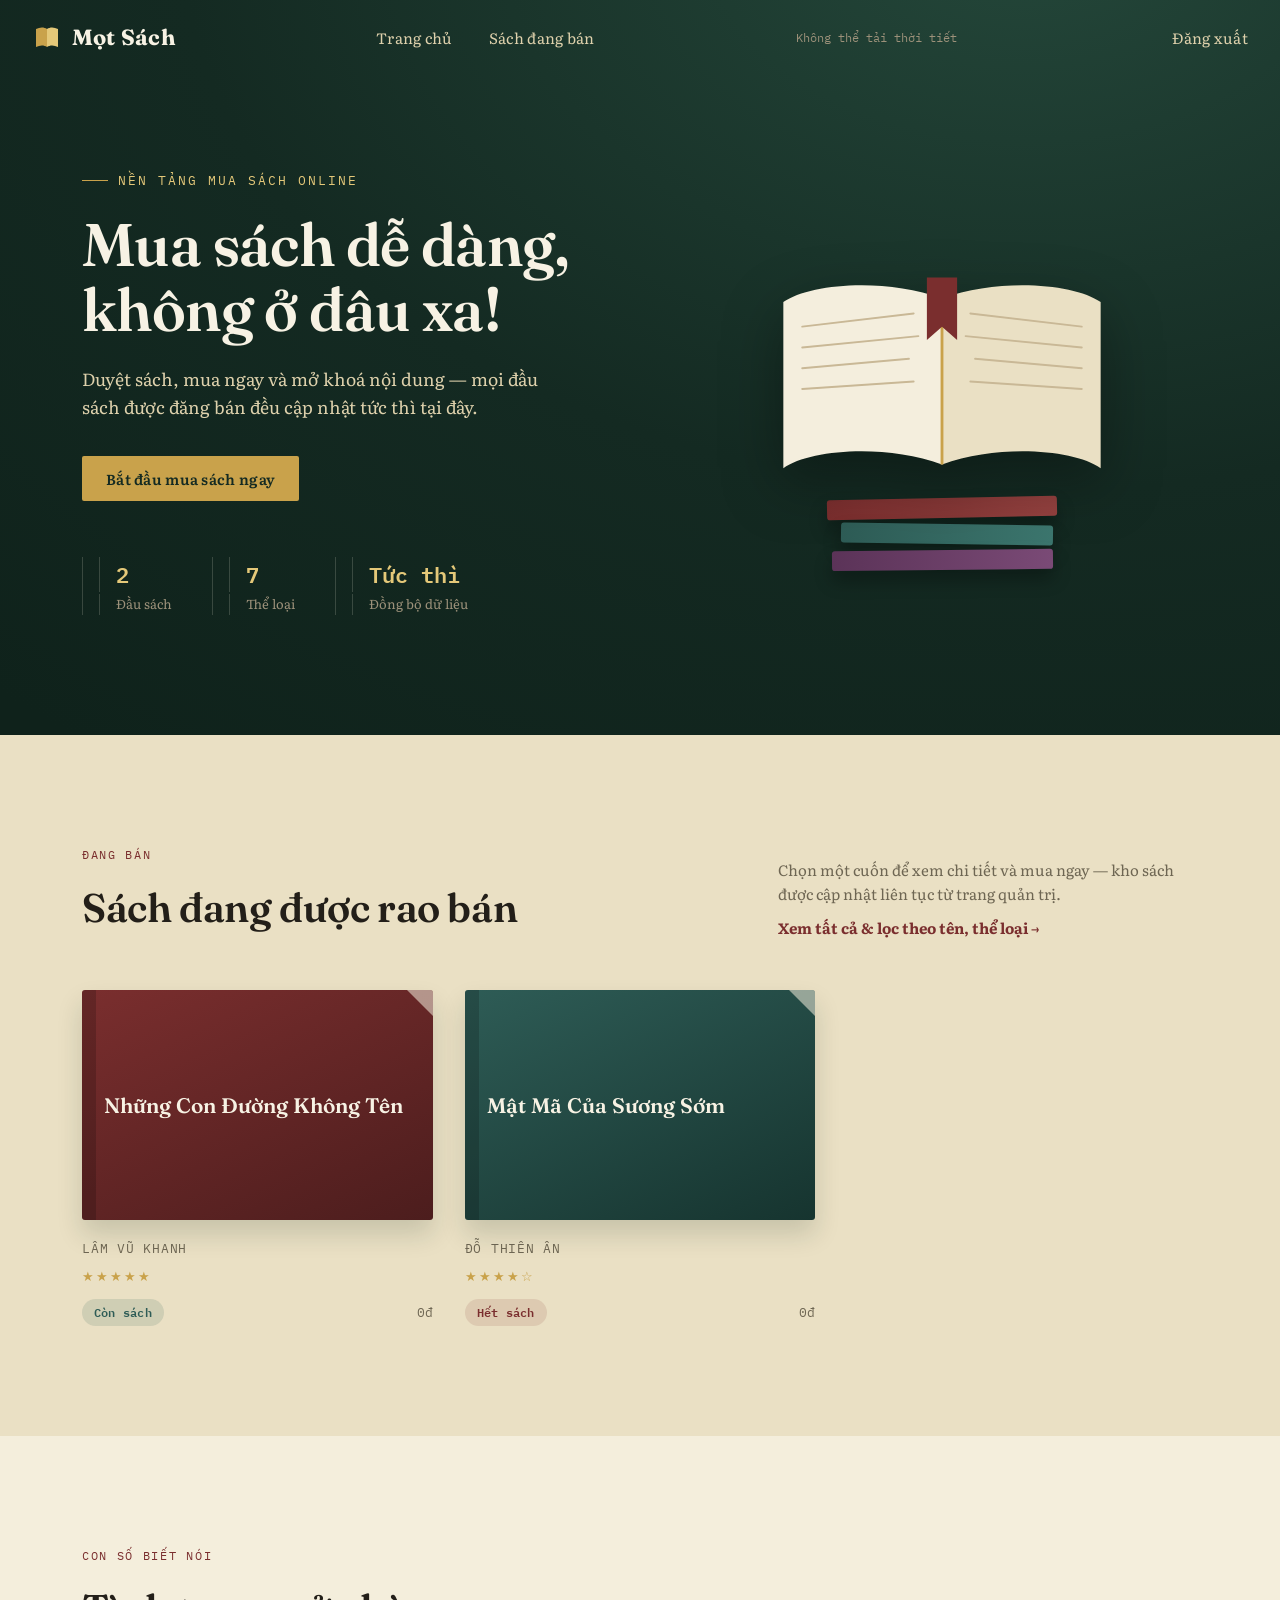
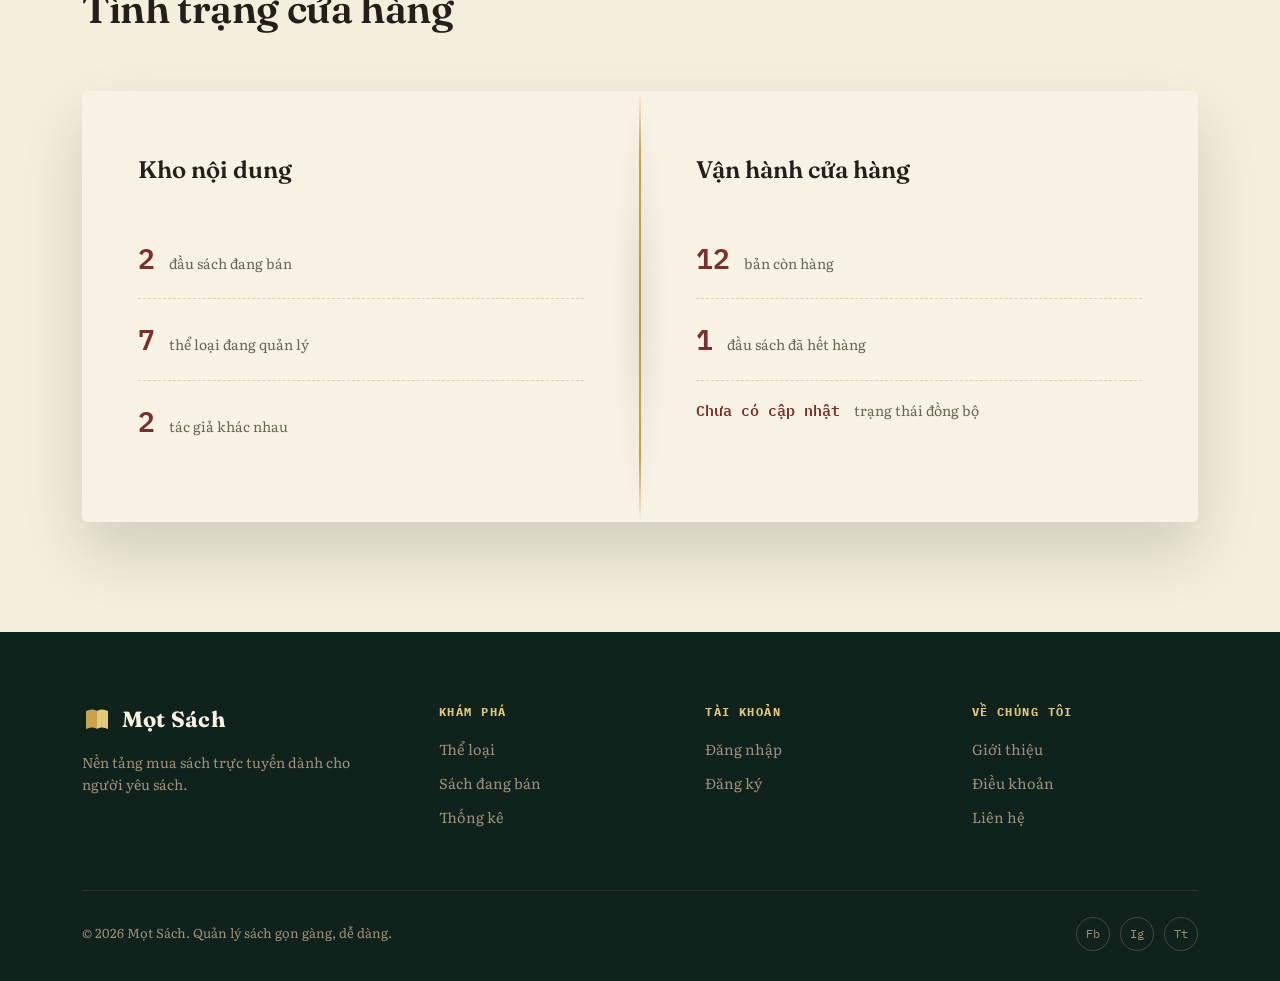
<file: index.html>
<!doctype html>
<html lang="vi">
  <head>
    <meta charset="UTF-8" />
    <meta name="viewport" content="width=device-width, initial-scale=1.0" />
    <title>Mọt Sách — Mua sách online</title>
    <link rel="preconnect" href="https://fonts.googleapis.com" />
    <link
      href="https://fonts.googleapis.com/css2?family=Fraunces:ital,opsz,wght@0,9..144,300;0,9..144,500;0,9..144,600;0,9..144,700;0,9..144,900;1,9..144,500;1,9..144,600&family=Literata:ital,wght@0,400;0,500;0,600;0,700;1,400;1,500&family=IBM+Plex+Mono:wght@400;500;600&display=swap"
      rel="stylesheet"
    />
    <link rel="stylesheet" href="css/index.css" />
  </head>
  <body>
    <!-- ================= NAV ================= -->
    <nav class="nav" id="mainNav">
      <a href="index.html" class="brand">
        <svg class="mark" viewBox="0 0 30 30" fill="none">
          <path d="M4 6c4-2 8-2 11 0v18c-3-2-7-2-11 0V6z" fill="#C9A24B" />
          <path d="M26 6c-4-2-8-2-11 0v18c3-2 7-2 11 0V6z" fill="#E4C879" />
        </svg>
        Mọt Sách
      </a>
      <div class="nav-links">
        <a href="index.html">Trang chủ</a>
        <a href="shop.html">Sách đang bán</a>
        <a href="purchased.html" id="navPurchasesLink" style="display: none"
          >Sách đã mua</a
        >
        <a href="admin.html" id="navAdminLink">Quản trị</a>
      </div>

      <span
        id="navWeatherLabel"
        style="
          display: none;
          font-family: var(--font-mono);
          font-size: 12px;
          color: var(--muted-2);
          margin-right: 14px;
          align-self: center;
          white-space: nowrap;
        "
      ></span>
      <span
        id="navUserLabel"
        style="
          display: none;
          font-family: var(--font-mono);
          font-size: 12px;
          color: var(--muted-2);
          margin-right: 10px;
          align-self: center;
        "
      ></span>
      <div class="nav-links">
        <a href="login.html" id="navAdminLink">Đăng xuất</a>
      </div>  
      <button class="burger" aria-label="Menu" onclick="handleNavUserClick()">
        <span></span><span></span><span></span>
      </button>
    </nav>

    <section class="hero">
      <div class="wrap">
        <div>
          <span class="eyebrow">Nền tảng mua sách online</span>
          <h1>
            Mua sách dễ dàng,<br />
            không ở đâu xa!
          </h1>
          <p class="lead">
            Duyệt sách, mua ngay và mở khoá nội dung — mọi đầu sách được đăng
            bán đều cập nhật tức thì tại đây.
          </p>
          <div class="hero-actions">
            <a href="shop.html" class="btn btn-gold" id="buyBooksBtn"
              >Bắt đầu mua sách ngay</a
            >
            <a href="admin.html" class="btn btn-ghost" id="heroAdminBtn"
              >Vào trang quản trị</a
            >
          </div>
          <div class="hero-stats">
            <div>
              <div class="num js-total-books">0</div>
              <div class="lbl">Đầu sách</div>
            </div>
            <div>
              <div class="num">7</div>
              <div class="lbl">Thể loại</div>
            </div>
            <div>
              <div class="num">Tức thì</div>
              <div class="lbl">Đồng bộ dữ liệu</div>
            </div>
          </div>
        </div>

        <div class="book-illustration">
          <div class="floating-leaf"></div>
          <div class="floating-leaf"></div>
          <div class="floating-leaf"></div>
          <div class="floating-leaf"></div>
          <div class="stack">
            <div class="book"></div>
            <div class="book"></div>
            <div class="book"></div>
          </div>
          <div class="open-book">
            <svg viewBox="0 0 360 260">
              <path
                d="M180 30 C 120 8, 40 14, 12 34 L 12 210 C 40 190, 120 184, 180 206 Z"
                fill="#F4EEDD"
              />
              <path
                d="M180 30 C 240 8, 320 14, 348 34 L 348 210 C 320 190, 240 184, 180 206 Z"
                fill="#EAE0C4"
              />
              <path d="M180 30 L180 206" stroke="#C9A24B" stroke-width="3" />
              <g stroke="#C9B896" stroke-width="2" stroke-linecap="round">
                <line x1="32" y1="60" x2="150" y2="46" />
                <line x1="32" y1="82" x2="155" y2="70" />
                <line x1="32" y1="104" x2="145" y2="94" />
                <line x1="32" y1="126" x2="150" y2="118" />
                <line x1="210" y1="46" x2="328" y2="60" />
                <line x1="205" y1="70" x2="328" y2="82" />
                <line x1="215" y1="94" x2="328" y2="104" />
                <line x1="210" y1="118" x2="328" y2="126" />
              </g>
              <path
                d="M164 8 L196 8 L196 74 L180 60 L164 74 Z"
                fill="#7A2E2E"
              />
            </svg>
          </div>
        </div>
      </div>
    </section>

    <!-- ================= BOOKS FROM SYSTEM (dynamic) ================= -->
    <section class="section" id="books" style="background: var(--parchment-2)">
      <div class="wrap">
        <div class="section-head">
          <div>
            <span class="kicker">Đang bán</span>
            <h2>Sách đang được rao bán</h2>
          </div>
          <p>
            Chọn một cuốn để xem chi tiết và mua ngay — kho sách được cập nhật
            liên tục từ trang quản trị.
            <a href="shop.html" style="display:inline-block; margin-top:10px; color:var(--burgundy); font-weight:700;">Xem tất cả & lọc theo tên, thể loại →</a>
          </p>
        </div>
        <div class="book-grid" id="bookGrid">
          <!-- rendered by JS from localStorage -->
        </div>
      </div>
    </section>

    <!-- ================= STATS OPEN BOOK ================= -->
    <section class="section" id="stats">
      <div class="wrap">
        <div class="section-head">
          <div>
            <span class="kicker">Con số biết nói</span>
            <h2>Tình trạng cửa hàng</h2>
          </div>
        </div>
        <div class="stats-book">
          <div class="stats-page">
            <h3>Kho nội dung</h3>
            <div class="stat-row">
              <span class="num js-total-books">0</span
              ><span class="lbl">đầu sách đang bán</span>
            </div>
            <div class="stat-row">
              <span class="num">7</span
              ><span class="lbl">thể loại đang quản lý</span>
            </div>
            <div class="stat-row">
              <span class="num js-total-authors">0</span
              ><span class="lbl">tác giả khác nhau</span>
            </div>
          </div>
          <div class="stats-page">
            <h3>Vận hành cửa hàng</h3>
            <div class="stat-row">
              <span class="num js-available-copies">0</span
              ><span class="lbl">bản còn hàng</span>
            </div>
            <div class="stat-row">
              <span class="num js-out-books">0</span
              ><span class="lbl">đầu sách đã hết hàng</span>
            </div>
            <div class="stat-row">
              <span class="num" id="lastUpdatedLabel" style="font-size: 15px"
                >—</span
              ><span class="lbl">trạng thái đồng bộ</span>
            </div>
          </div>
        </div>
      </div>
    </section>

    <!-- ================= FOOTER ================= -->
    <footer>
      <div class="wrap">
        <div class="foot-grid">
          <div class="foot-brand">
            <div class="brand">
              <svg class="mark" viewBox="0 0 30 30" fill="none">
                <path
                  d="M4 6c4-2 8-2 11 0v18c-3-2-7-2-11 0V6z"
                  fill="#C9A24B"
                />
                <path
                  d="M26 6c-4-2-8-2-11 0v18c3-2 7-2 11 0V6z"
                  fill="#E4C879"
                />
              </svg>
              Mọt Sách
            </div>
            <p>Nền tảng mua sách trực tuyến dành cho người yêu sách.</p>
          </div>
          <div class="foot-col">
            <h4>Khám phá</h4>
            <a href="index.html#shelf">Thể loại</a>
            <a href="shop.html">Sách đang bán</a>
            <a href="index.html#stats">Thống kê</a>
          </div>
          <div class="foot-col">
            <h4>Tài khoản</h4>
            <a href="login.html">Đăng nhập</a>
            <a href="register.html">Đăng ký</a>
            <a href="admin.html" id="footerAdminLink">Trang quản trị</a>
          </div>
          <div class="foot-col">
            <h4>Về chúng tôi</h4>
            <a href="#">Giới thiệu</a>
            <a href="#">Điều khoản</a>
            <a href="#">Liên hệ</a>
          </div>
        </div>
        <div class="foot-bottom">
          <span>© 2026 Mọt Sách. Quản lý sách gọn gàng, dễ dàng.</span>
          <div class="socials">
            <a href="#">Fb</a>
            <a href="#">Ig</a>
            <a href="#">Tt</a>
          </div>
        </div>
      </div>
    </footer>

    <script src="js/books.js"></script>
    <script src="js/index.js"></script>
    <script>
      (function () {
        function isAdminValue(value) {
          if (!value) return false;
          try {
            var parsed = JSON.parse(value);
            if (parsed && typeof parsed === "object") {
              return parsed.role === "admin" || parsed.isAdmin === true;
            }
          } catch (error) {}
          return value === "admin" || value === "true";
        }

        function updateBuyButton() {
          var button = document.getElementById("buyBooksBtn");
          if (!button) return;
          var admin = false;
          for (var i = 0; i < localStorage.length; i++) {
            var key = localStorage.key(i).toLowerCase();
            if (
              key.indexOf("admin") !== -1 &&
              isAdminValue(localStorage.getItem(localStorage.key(i)))
            ) {
              admin = true;
              break;
            }
            if (isAdminValue(localStorage.getItem(localStorage.key(i)))) {
              admin = true;
              break;
            }
          }
          button.style.display = admin ? "none" : "inline-flex";
        }

        updateBuyButton();
        window.addEventListener("storage", updateBuyButton);
      })();
    </script>
  </body>
</html>
</file>
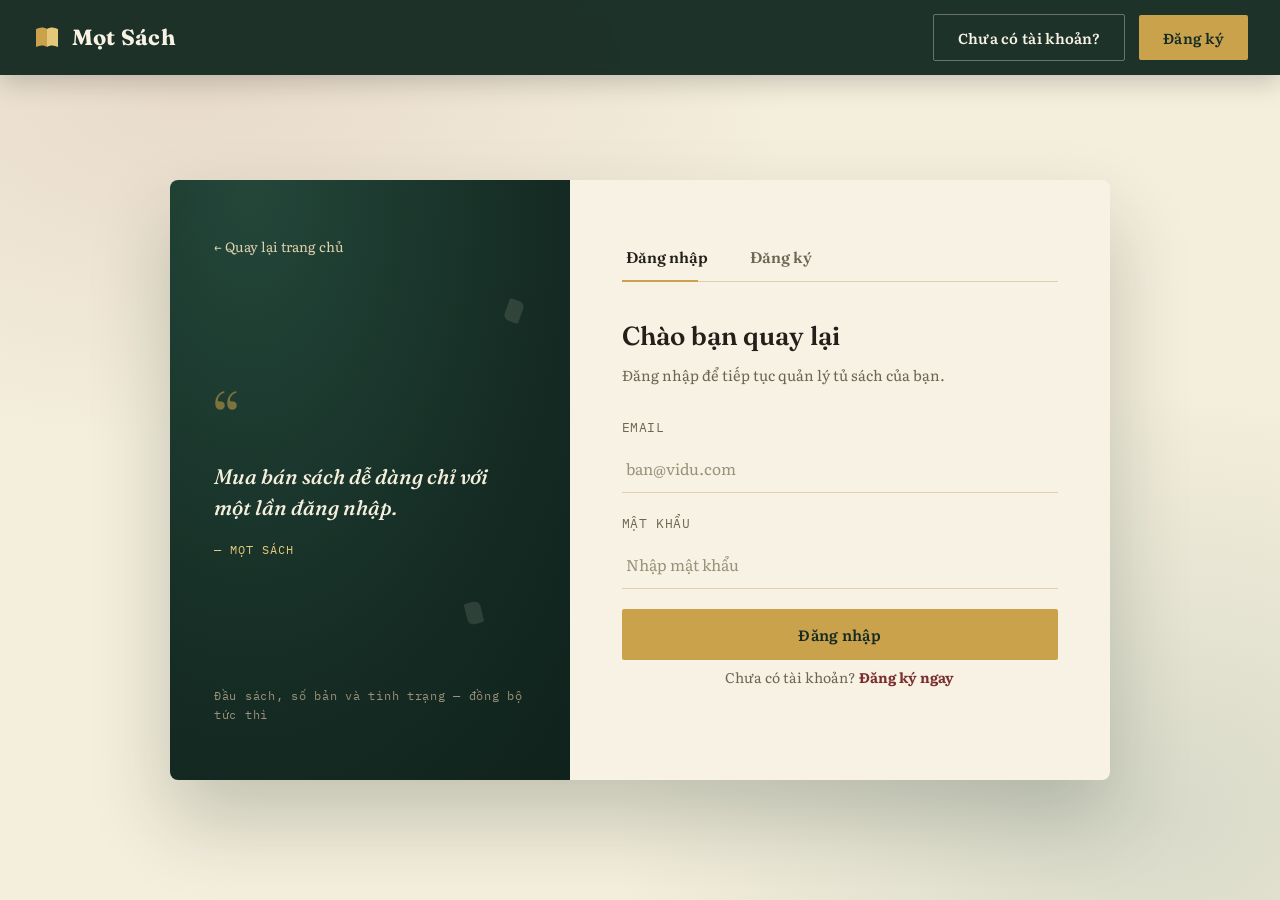
<file: admin.html>
<!DOCTYPE html>
<html lang="vi">
<head>
<meta charset="UTF-8">
<meta name="viewport" content="width=device-width, initial-scale=1.0">
<title>Quản trị bán sách — Mọt Sách</title>
<link rel="preconnect" href="https://fonts.googleapis.com">
<link href="https://fonts.googleapis.com/css2?family=Fraunces:ital,opsz,wght@0,9..144,300;0,9..144,500;0,9..144,600;0,9..144,700;0,9..144,900;1,9..144,500;1,9..144,600&family=Literata:ital,wght@0,400;0,500;0,600;0,700;1,400;1,500&family=IBM+Plex+Mono:wght@400;500;600&display=swap" rel="stylesheet">
<link rel="stylesheet" href="css/admin.css">
</head>
<body>

<nav class="nav scrolled" id="mainNav">
  <a href="index.html" class="brand">
    <svg class="mark" viewBox="0 0 30 30" fill="none">
      <path d="M4 6c4-2 8-2 11 0v18c-3-2-7-2-11 0V6z" fill="#C9A24B"/>
      <path d="M26 6c-4-2-8-2-11 0v18c3-2 7-2 11 0V6z" fill="#E4C879"/>
    </svg>
    Mọt Sách
  </a>
  <div class="nav-links">
    <a href="index.html">Trang chủ</a>
    <a href="shop.html">Sách đang bán</a>
  </div>
  <div class="nav-actions">
    <span
      id="adminNameLabel"
      style="font-family: var(--font-mono); font-size: 13px; color: var(--muted-2);"
    ></span>
    <a href="index.html" class="btn btn-ghost">Xem trang chủ</a>
    <a href="#" class="btn btn-gold" id="logoutBtn">Đăng xuất</a>
  </div>
</nav>

<main class="admin-shell">
  <div class="wrap">

    <div class="admin-head">
      <div>
        <h1>Tạo sách</h1>
        <p>Đăng bán, chỉnh sửa và gỡ sách khỏi cửa hàng Mọt Sách. Dữ liệu được lưu trên trình duyệt này.</p>
      </div>
      <div style="display:flex; align-items:center; gap:14px; flex-wrap:wrap;">
        <span class="admin-count"><strong id="totalCount">0</strong> đầu sách</span>
        <button class="btn btn-gold" id="importToggleBtn" onclick="toggleImportPanel()">Tìm sách</button>
        <button class="btn btn-gold" id="addBookBtn" onclick="openForm('add')">+ Đăng bán sách mới</button>
      </div>
    </div>

    <!-- ================= GOOGLE BOOKS IMPORT PANEL ================= -->
    <div class="import-panel" id="importPanel">
      <div class="form-title">Tìm sách</div>
      <div style="font-family:var(--font-mono); font-size:12.5px; color:var(--muted-2); margin-bottom:18px;">
        Tìm theo tên sách hoặc tác giả trong Google Books. Hãy xác minh quyền sử dụng trước khi đăng bán.
      </div>
      <div style="display:flex; gap:12px; margin-bottom:18px; flex-wrap:wrap; align-items:stretch;">
        <input id="googleBooksQuery" type="text" placeholder="Vd: Pride and Prejudice, Jane Austen..."
          style="flex:1; min-width:240px; padding:13px 15px; border:1.5px solid var(--parchment-3); border-radius:5px; font-family:inherit; font-size:15px; background:#fff; box-shadow:0 2px 8px rgba(42,35,24,0.06);">
        <button type="button" class="btn btn-gold" id="googleBooksSearchBtn" style="min-width:140px; justify-content:center; font-size:15px; font-weight:600; box-shadow:0 3px 10px rgba(166,126,43,0.2);">⌕ &nbsp; Tìm sách</button>
      </div>
      <div style="font-family:var(--font-mono); font-size:11px; color:var(--muted-2); margin:-8px 0 14px;">
        Tìm sách bằng Google Books API.
      </div>
      <div id="googleBooksStatus" style="font-family:var(--font-mono); font-size:13px; color:var(--muted-2); margin-bottom:16px;"></div>
      <div class="google-books-results" id="googleBooksResults"></div>
    </div>

    <!-- ================= FORM PANEL (add / edit) ================= -->
    <div class="book-form-panel" id="bookFormPanel">
      <div class="form-title" id="formTitle">Thêm sách mới</div>
      <form id="bookForm">
        <div class="form-grid">
          <div class="field">
            <label for="f-title">Tên sách</label>
            <input id="f-title" type="text" placeholder="Nhập tên sách" required>
          </div>
          <div class="field">
            <label for="f-author">Tác giả</label>
            <input id="f-author" type="text" placeholder="Nhập tên tác giả" required>
          </div>
          <div class="field">
            <label for="f-genre">Thể loại</label>
            <select id="f-genre">
              <option>Tiểu thuyết</option>
              <option>Trinh thám</option>
              <option>Ngôn tình</option>
              <option>Kỹ năng sống</option>
              <option>Lịch sử</option>
              <option>Khoa học viễn tưởng</option>
              <option>Tản văn</option>
            </select>
          </div>
          <div class="field">
            <label for="f-copies">Số bản</label>
            <input id="f-copies" type="number" min="0" value="1" required>
          </div>
          <div class="field">
            <label for="f-price">Giá bán (đ)</label>
            <input id="f-price" type="number" min="0" step="1000" value="0" required>
          </div>
          <div class="field">
            <label for="f-status">Trạng thái</label>
            <select id="f-status">
              <option value="available">Còn sách</option>
              <option value="out">Hết sách</option>
            </select>
          </div>
          <div class="field">
            <label for="f-rating">Đánh giá</label>
            <select id="f-rating">
              <option value="5">5 sao</option>
              <option value="4">4 sao</option>
              <option value="3">3 sao</option>
              <option value="2">2 sao</option>
              <option value="1">1 sao</option>
            </select>
          </div>
          <div class="field field-full">
            <label for="f-description">Nội dung sách (tuỳ chọn)</label>
            <textarea id="f-description" rows="3" placeholder="Giới thiệu ngắn về nội dung cuốn sách..."></textarea>
          </div>
          <div class="field field-full">
            <label for="f-cover-image">Ảnh bìa riêng (tuỳ chọn)</label>
            <input id="f-cover-image" type="file" accept="image/*" onchange="handleCoverImageSelect(event)">
            <div id="coverImagePreviewWrap" style="display:none; align-items:center; gap:12px; margin-top:10px;">
              <img id="coverImagePreview" src="" alt="Xem trước ảnh bìa" style="width:56px; height:78px; object-fit:cover; border-radius:4px; box-shadow:0 4px 12px rgba(0,0,0,0.25);">
              <button type="button" class="btn btn-cancel" onclick="clearCoverImage()">Xoá ảnh</button>
            </div>
            <div style="font-family:var(--font-mono); font-size:12px; color:var(--muted-2); margin-top:8px;">
              Nếu không chọn ảnh, sách sẽ dùng màu bìa bên dưới.
            </div>
          </div>
          <div class="field field-full">
            <label>Màu bìa (dùng khi không có ảnh)</label>
            <div class="swatch-picker" id="swatchPicker">
              <button type="button" class="swatch-btn cv1 active" data-cover="cv1" onclick="selectSwatch('cv1')"></button>
              <button type="button" class="swatch-btn cv2" data-cover="cv2" onclick="selectSwatch('cv2')"></button>
              <button type="button" class="swatch-btn cv3" data-cover="cv3" onclick="selectSwatch('cv3')"></button>
              <button type="button" class="swatch-btn cv4" data-cover="cv4" onclick="selectSwatch('cv4')"></button>
              <button type="button" class="swatch-btn cv5" data-cover="cv5" onclick="selectSwatch('cv5')"></button>
              <button type="button" class="swatch-btn cv6" data-cover="cv6" onclick="selectSwatch('cv6')"></button>
            </div>
          </div>
        </div>
        <div class="form-actions">
          <button type="submit" class="btn btn-gold" id="saveBtnLabel">Lưu sách</button>
          <button type="button" class="btn btn-cancel" onclick="closeForm()">Hủy</button>
        </div>
      </form>
    </div>

    <!-- ================= TABLE ================= -->
    <div class="table-wrap" id="tableWrap">
      <table class="book-table">
        <thead>
          <tr>
            <th>Bìa</th>
            <th>Tên sách</th>
            <th>Tác giả</th>
            <th>Thể loại</th>
            <th>Số bản</th>
            <th>Giá bán</th>
            <th>Trạng thái</th>
            <th>Đánh giá</th>
            <th>Hành động</th>
          </tr>
        </thead>
        <tbody id="bookTableBody"></tbody>
      </table>
    </div>

    <div class="empty-state" id="emptyState" style="display:none;">
      <div class="empty-icon">📚</div>
      <h3>Chưa có sách nào</h3>
      <p>Nhấn “Đăng bán sách mới” để bắt đầu bán sách.</p>
    </div>

    <!-- ================= LỊCH SỬ MUA HÀNG ================= -->
    <div class="admin-head" style="margin-top:56px;">
      <div>
        <h1 style="font-size:26px;">Lịch sử mua hàng</h1>
        <p>Theo dõi thời gian mua, khách hàng và sách đã mua của toàn bộ hệ thống.</p>
      </div>
      <div style="display:flex; align-items:center; gap:14px; flex-wrap:wrap;">
        <span class="admin-count"><strong id="totalPurchases">0</strong> lượt mua</span>
        <button class="btn btn-cancel" id="clearHistoryBtn" onclick="clearPurchaseHistory()">Xoá tất cả</button>
      </div>
    </div>

    <div class="table-wrap" id="purchaseTableWrap">
      <table class="book-table">
        <thead>
          <tr>
            <th>Thời gian mua</th>
            <th>Khách hàng</th>
            <th>Email</th>
            <th>Sách đã mua</th>
            <th>Tác giả</th>
            <th>Giá</th>
            <th>Hành động</th>
          </tr>
        </thead>
        <tbody id="purchaseTableBody"></tbody>
      </table>
    </div>

    <div class="empty-state" id="purchaseEmptyState" style="display:none;">
      <div class="empty-icon">🧾</div>
      <h3>Chưa có giao dịch nào</h3>
      <p>Lịch sử mua hàng của khách sẽ hiển thị tại đây khi có đơn mua đầu tiên.</p>
    </div>

  </div>
</main>

<script src="js/books.js"></script>
<script src="js/admin.js"></script>
</body>
</html>
</file>
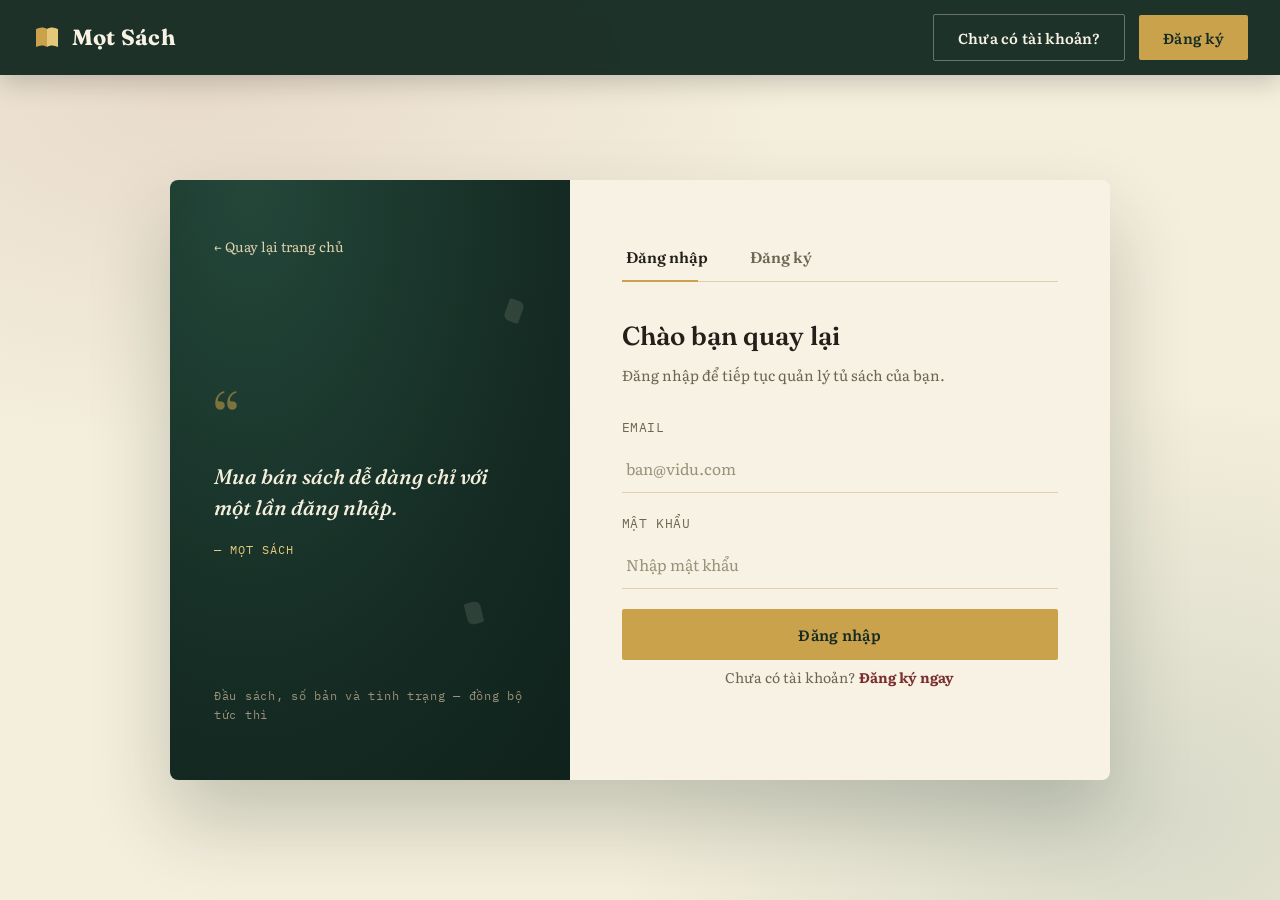
<file: login.html>
<!doctype html>
<html lang="vi">
  <head>
    <meta charset="UTF-8" />
    <meta name="viewport" content="width=device-width, initial-scale=1.0" />
    <title>Đăng nhập — Mọt Sách</title>
    <link rel="preconnect" href="https://fonts.googleapis.com" />
    <link
      href="https://fonts.googleapis.com/css2?family=Fraunces:ital,opsz,wght@0,9..144,300;0,9..144,500;0,9..144,600;0,9..144,700;0,9..144,900;1,9..144,500;1,9..144,600&family=Literata:ital,wght@0,400;0,500;0,600;0,700;1,400;1,500&family=IBM+Plex+Mono:wght@400;500;600&display=swap"
      rel="stylesheet"
    />
    <link rel="stylesheet" href="css/login.css" />
  </head>
  <body>
    <nav class="nav scrolled" id="mainNav">
      <a href="index.html" class="brand">
        <svg class="mark" viewBox="0 0 30 30" fill="none">
          <path d="M4 6c4-2 8-2 11 0v18c-3-2-7-2-11 0V6z" fill="#C9A24B" />
          <path d="M26 6c-4-2-8-2-11 0v18c3-2 7-2 11 0V6z" fill="#E4C879" />
        </svg>
        Mọt Sách
      </a>
      </div>
      <div class="nav-actions">
        <a href="register.html" class="btn btn-ghost">Chưa có tài khoản?</a>
        <a href="register.html" class="btn btn-gold">Đăng ký</a>
      </div>
    </nav>

    <div class="auth-shell">
      <div class="auth-card">
        <div class="auth-side">
          <a href="index.html" class="back-link">← Quay lại trang chủ</a>
          <div>
            <div class="leaf-deco l1"></div>
            <div class="leaf-deco l2"></div>
            <div class="quote-mark">“</div>
            <p class="auth-quote">
              Mua bán sách dễ dàng chỉ với một lần đăng nhập.
            </p>
            <div class="auth-quote-by">— Mọt Sách</div>
          </div>
          <div
            style="
              font-family: var(--font-mono);
              font-size: 12px;
              color: var(--muted-2);
              letter-spacing: 0.06em;
            "
          >
            Đầu sách, số bản và tình trạng — đồng bộ tức thì
          </div>
        </div>

        <div class="auth-main">
          <div class="tabs">
            <a href="login.html" class="tab-btn active">Đăng nhập</a>
            <a href="register.html" class="tab-btn">Đăng ký</a>
            <div
              class="tab-indicator"
              style="width: 76px; transform: translateX(0px)"
            ></div>
          </div>

          <div class="form-panel active">
            <div class="auth-title">Chào bạn quay lại</div>
            <div class="auth-sub">
              Đăng nhập để tiếp tục quản lý tủ sách của bạn.
            </div>
            <form id="loginForm">
              <div class="field">
                <label for="li-email">Email</label>
                <input
                  id="li-email"
                  type="email"
                  placeholder="ban@vidu.com"
                  required
                />
              </div>
              <div class="field">
                <label for= "li-pass">Mật khẩu</label>
                <input
                  id="li-pass"
                  type="password"
                  placeholder="Nhập mật khẩu"
                  required
                />
              </div>
              <div
                id="li-error"
                style="
                  display: none;
                  color: var(--burgundy);
                  font-size: 13px;
                  margin-bottom: 16px;
                "
              ></div>
              <button class="btn btn-gold btn-wide" type="submit">
                Đăng nhập
              </button>
            </form>
            <div class="switch-line">
              Chưa có tài khoản?
              <a
                href="register.html"
                style="color: var(--burgundy); font-weight: 700"
                >Đăng ký ngay</a
              >
            </div>
            <div
              style="
                margin-top: 14px;
                font-family: var(--font-mono);
                font-size: 12px;
                color: var(--muted-2);
                text-align: center;
              "
            ></div>
          </div>
        </div>
      </div>
    </div>

    <script src="js/login.js"></script>
  </body>
</html>
</file>
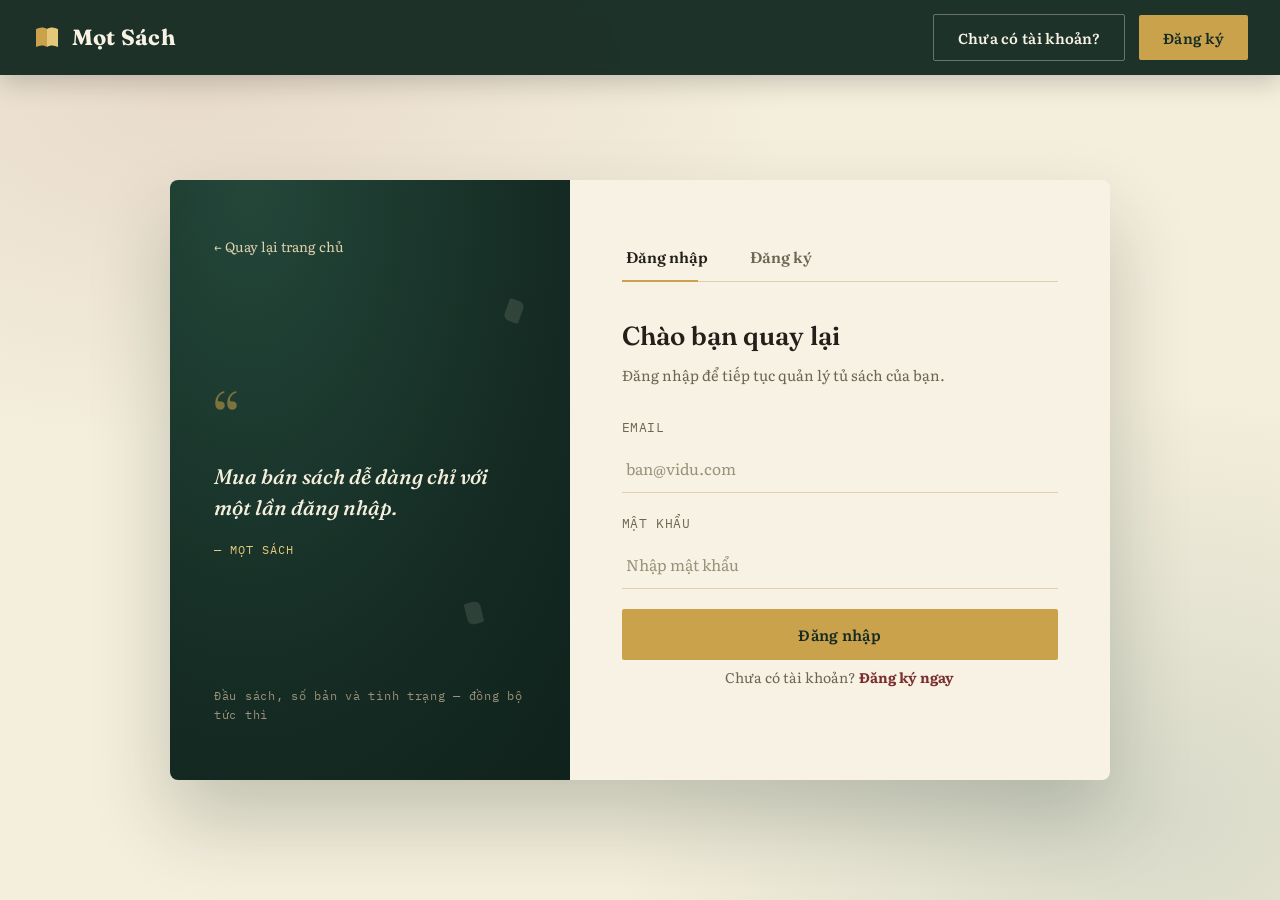
<file: purchased.html>
<!doctype html>
<html lang="vi">
  <head>
    <meta charset="UTF-8" />
    <meta name="viewport" content="width=device-width, initial-scale=1.0" />
    <title>Sách đã mua — Mọt Sách</title>
    <link rel="preconnect" href="https://fonts.googleapis.com" />
    <link
      href="https://fonts.googleapis.com/css2?family=Fraunces:ital,opsz,wght@0,9..144,300;0,9..144,500;0,9..144,600;0,9..144,700;0,9..144,900;1,9..144,500;1,9..144,600&family=Literata:ital,wght@0,400;0,500;0,600;0,700;1,400;1,500&family=IBM+Plex+Mono:wght@400;500;600&display=swap"
      rel="stylesheet"
    />
    <link rel="stylesheet" href="css/purchased.css" />
  </head>
  <body>
    <nav class="nav scrolled" id="mainNav">
      <a href="index.html" class="brand">
        <svg class="mark" viewBox="0 0 30 30" fill="none">
          <path d="M4 6c4-2 8-2 11 0v18c-3-2-7-2-11 0V6z" fill="#C9A24B" />
          <path d="M26 6c-4-2-8-2-11 0v18c3-2 7-2 11 0V6z" fill="#E4C879" />
        </svg>
        Mọt Sách
      </a>
      <div class="nav-links">
        <a href="index.html">Trang chủ</a>
        <a href="shop.html">Sách đang bán</a>
        <a href="purchased.html" id="navPurchasesLink" class="active-link">Sách đã mua</a>
        <a href="admin.html" id="navAdminLink">Quản trị</a>
      </div>

      <span
        id="navWeatherLabel"
        style="
          display: none;
          font-family: var(--font-mono);
          font-size: 12px;
          color: var(--muted-2);
          margin-right: 14px;
          align-self: center;
          white-space: nowrap;
        "
      ></span>
      <span
        id="navUserLabel"
        style="
          display: none;
          font-family: var(--font-mono);
          font-size: 12px;
          color: var(--muted-2);
          margin-right: 10px;
          align-self: center;
        "
      ></span>
      <button class="burger" aria-label="Menu" onclick="handleNavUserClick()">
        <span></span><span></span><span></span>
      </button>
    </nav>

    <section class="section" style="padding-top:60px;">
      <div class="wrap">
        <div class="section-head">
          <div>
            <span class="kicker">Tủ sách của bạn</span>
            <h2>Sách đã mua</h2>
          </div>
          <p>Những cuốn sách bạn đã mua — bấm vào để xem nội dung đầy đủ bất cứ lúc nào.</p>
        </div>
        <div class="book-grid" id="purchasedGrid"></div>
      </div>
    </section>

    <script src="js/books.js"></script>
    <script src="js/purchased.js"></script>
  </body>
</html>
</file>
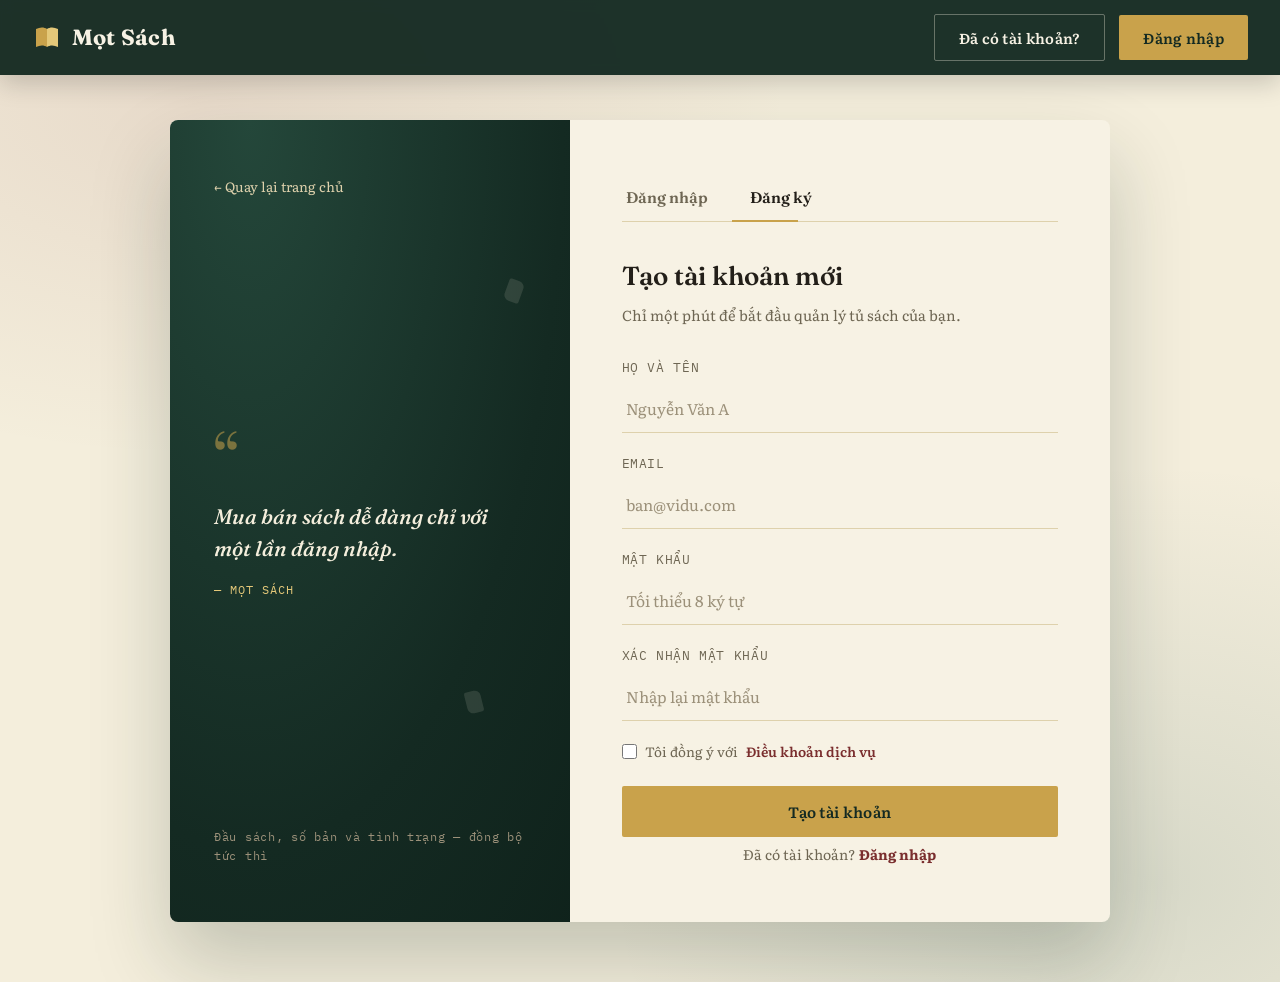
<file: register.html>
<!doctype html>
<html lang="vi">
  <head>
    <meta charset="UTF-8" />
    <meta name="viewport" content="width=device-width, initial-scale=1.0" />
    <title>Đăng ký — Mọt Sách</title>
    <link rel="preconnect" href="https://fonts.googleapis.com" />
    <link
      href="https://fonts.googleapis.com/css2?family=Fraunces:ital,opsz,wght@0,9..144,300;0,9..144,500;0,9..144,600;0,9..144,700;0,9..144,900;1,9..144,500;1,9..144,600&family=Literata:ital,wght@0,400;0,500;0,600;0,700;1,400;1,500&family=IBM+Plex+Mono:wght@400;500;600&display=swap"
      rel="stylesheet"
    />
    <link rel="stylesheet" href="css/register.css" />
  </head>
  <body>
    <nav class="nav scrolled" id="mainNav">
      <a href="index.html" class="brand">
        <svg class="mark" viewBox="0 0 30 30" fill="none">
          <path d="M4 6c4-2 8-2 11 0v18c-3-2-7-2-11 0V6z" fill="#C9A24B" />
          <path d="M26 6c-4-2-8-2-11 0v18c3-2 7-2 11 0V6z" fill="#E4C879" />
        </svg>
        Mọt Sách
      </a>
      <div class="nav-actions">
        <a href="login.html" class="btn btn-ghost">Đã có tài khoản?</a>
        <a href="login.html" class="btn btn-gold">Đăng nhập</a>
      </div>
    </nav>

    <div class="auth-shell">
      <div class="auth-card">
        <div class="auth-side">
          <a href="index.html" class="back-link">← Quay lại trang chủ</a>
          <div>
            <div class="leaf-deco l1"></div>
            <div class="leaf-deco l2"></div>
            <div class="quote-mark">“</div>
            <p class="auth-quote">
              Mua bán sách dễ dàng chỉ với một lần đăng nhập.
            </p>
            <div class="auth-quote-by">— Mọt Sách</div>
          </div>
          <div
            style="
              font-family: var(--font-mono);
              font-size: 12px;
              color: var(--muted-2);
              letter-spacing: 0.06em;
            "
          >
            Đầu sách, số bản và tình trạng — đồng bộ tức thì
          </div>
        </div>

        <div class="auth-main">
          <div class="tabs">
            <a href="login.html" class="tab-btn">Đăng nhập</a>
            <a href="register.html" class="tab-btn active">Đăng ký</a>
            <div
              class="tab-indicator"
              style="width: 66px; transform: translateX(110px)"
            ></div>
          </div>

          <div class="form-panel active">
            <div class="auth-title">Tạo tài khoản mới</div>
            <div class="auth-sub">
              Chỉ một phút để bắt đầu quản lý tủ sách của bạn.
            </div>
            <form id="registerForm">
              <div class="field">
                <label for="rg-name">Họ và tên</label>
                <input
                  id="rg-name"
                  type="text"
                  placeholder="Nguyễn Văn A"
                  required
                />
              </div>
              <div class="field">
                <label for="rg-email">Email</label>
                <input
                  id="rg-email"
                  type="email"
                  placeholder="ban@vidu.com"
                  required
                />
              </div>
              <div class="field">
                <label for="rg-pass">Mật khẩu</label>
                <input
                  id="rg-pass"
                  type="password"
                  placeholder="Tối thiểu 8 ký tự"
                  required
                />
              </div>
              <div class="field">
                <label for="rg-pass2">Xác nhận mật khẩu</label>
                <input
                  id="rg-pass2"
                  type="password"
                  placeholder="Nhập lại mật khẩu"
                  required
                />
              </div>
              <div class="row-between" style="margin-bottom: 24px">
                <label class="checkbox-line"
                  ><input type="checkbox" id="rg-terms" required /> Tôi đồng ý
                  với
                  <a
                    href="terms.html"
                    class="link-muted"
                    target="_blank"
                    rel="noopener"
                    >Điều khoản dịch vụ</a
                  ></label
                >
              </div>
              <div
                id="rg-error"
                style="
                  display: none;
                  color: var(--burgundy);
                  font-size: 13px;
                  margin-bottom: 16px;
                "
              ></div>
              <button class="btn btn-gold btn-wide" type="submit">
                Tạo tài khoản
              </button>
            </form>
            <div class="switch-line">
              Đã có tài khoản?
              <a
                href="login.html"
                style="color: var(--burgundy); font-weight: 700"
                >Đăng nhập</a
              >
            </div>
          </div>
        </div>
      </div>
    </div>

    <script src="js/register.js"></script>
  </body>
</html>
</file>
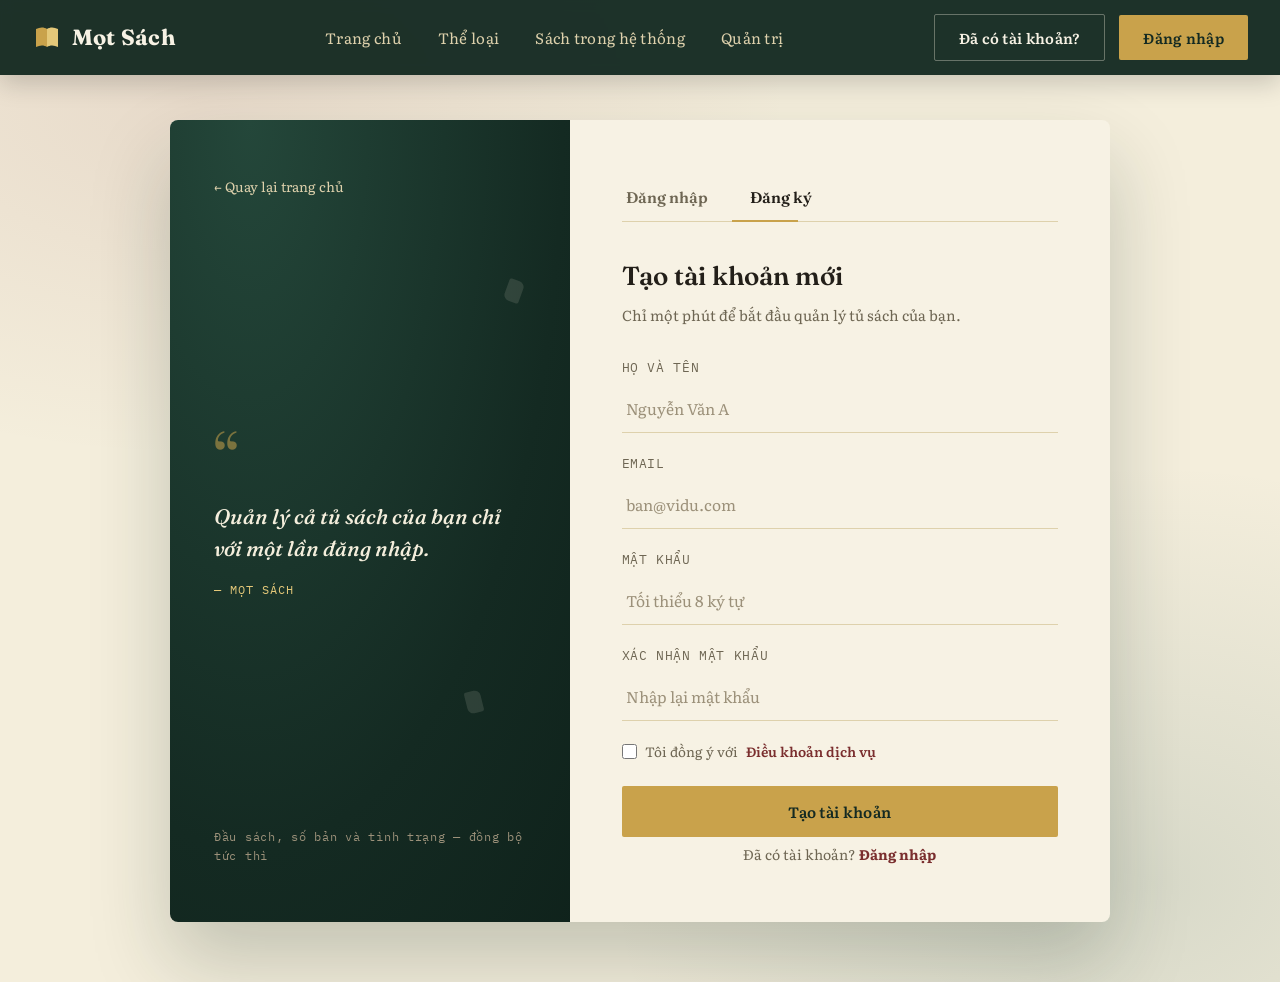
<file: registerpage.html>
<!DOCTYPE html>
<html lang="vi">
<head>
<meta charset="UTF-8">
<meta name="viewport" content="width=device-width, initial-scale=1.0">
<title>Đăng ký — Mọt Sách</title>
<link rel="preconnect" href="https://fonts.googleapis.com">
<link href="https://fonts.googleapis.com/css2?family=Fraunces:ital,opsz,wght@0,9..144,300;0,9..144,500;0,9..144,600;0,9..144,700;0,9..144,900;1,9..144,500;1,9..144,600&family=Literata:ital,wght@0,400;0,500;0,600;0,700;1,400;1,500&family=IBM+Plex+Mono:wght@400;500;600&display=swap" rel="stylesheet">
<link rel="stylesheet" href="css/styles.css">
</head>
<body>

<nav class="nav scrolled" id="mainNav">
  <a href="index.html" class="brand">
    <svg class="mark" viewBox="0 0 30 30" fill="none">
      <path d="M4 6c4-2 8-2 11 0v18c-3-2-7-2-11 0V6z" fill="#C9A24B"/>
      <path d="M26 6c-4-2-8-2-11 0v18c3-2 7-2 11 0V6z" fill="#E4C879"/>
    </svg>
    Mọt Sách
  </a>
  <div class="nav-links">
    <a href="index.html">Trang chủ</a>
    <a href="index.html#shelf">Thể loại</a>
    <a href="index.html#books">Sách trong hệ thống</a>
    <a href="admin.html">Quản trị</a>
  </div>
  <div class="nav-actions">
    <a href="login.html" class="btn btn-ghost">Đã có tài khoản?</a>
    <a href="login.html" class="btn btn-gold">Đăng nhập</a>
  </div>
</nav>

<div class="auth-shell">
  <div class="auth-card">
    <div class="auth-side">
      <a href="index.html" class="back-link">← Quay lại trang chủ</a>
      <div>
        <div class="leaf-deco l1"></div>
        <div class="leaf-deco l2"></div>
        <div class="quote-mark">“</div>
        <p class="auth-quote">Quản lý cả tủ sách của bạn chỉ với một lần đăng nhập.</p>
        <div class="auth-quote-by">— Mọt Sách</div>
      </div>
      <div style="font-family:var(--font-mono); font-size:12px; color:var(--muted-2); letter-spacing:.06em;">Đầu sách, số bản và tình trạng — đồng bộ tức thì</div>
    </div>

    <div class="auth-main">
      <div class="tabs">
        <a href="login.html" class="tab-btn">Đăng nhập</a>
        <a href="register.html" class="tab-btn active">Đăng ký</a>
        <div class="tab-indicator" style="width:66px; transform:translateX(110px);"></div>
      </div>

      <div class="form-panel active">
        <div class="auth-title">Tạo tài khoản mới</div>
        <div class="auth-sub">Chỉ một phút để bắt đầu quản lý tủ sách của bạn.</div>
        <form id="registerForm">
          <div class="field">
            <label for="rg-name">Họ và tên</label>
            <input id="rg-name" type="text" placeholder="Nguyễn Văn A" required>
          </div>
          <div class="field">
            <label for="rg-email">Email</label>
            <input id="rg-email" type="email" placeholder="ban@vidu.com" required>
          </div>
          <div class="field">
            <label for="rg-pass">Mật khẩu</label>
            <input id="rg-pass" type="password" placeholder="Tối thiểu 8 ký tự" required>
          </div>
          <div class="field">
            <label for="rg-pass2">Xác nhận mật khẩu</label>
            <input id="rg-pass2" type="password" placeholder="Nhập lại mật khẩu" required>
          </div>
          <div class="row-between" style="margin-bottom:24px;">
            <label class="checkbox-line"><input type="checkbox" id="rg-terms" required> Tôi đồng ý với <a href="#" class="link-muted">Điều khoản dịch vụ</a></label>
          </div>
          <div id="rg-error" style="display:none; color:var(--burgundy); font-size:13px; margin-bottom:16px;"></div>
          <button class="btn btn-gold btn-wide" type="submit">Tạo tài khoản</button>
        </form>
        <div class="switch-line">Đã có tài khoản? <a href="login.html" style="color:var(--burgundy); font-weight:700;">Đăng nhập</a></div>
      </div>
    </div>
  </div>
</div>

<script>
  document.getElementById("registerForm").addEventListener("submit", function (e) {
    e.preventDefault();

    const name = document.getElementById("rg-name");
    const email = document.getElementById("rg-email");
    const pass = document.getElementById("rg-pass");
    const pass2 = document.getElementById("rg-pass2");
    const terms = document.getElementById("rg-terms");
    const errorBox = document.getElementById("rg-error");

    errorBox.style.display = "none";

    // Kiểm tra các trường bắt buộc (họ tên, email, checkbox điều khoản...)
    for (const field of [name, email, pass, pass2, terms]) {
      if (!field.checkValidity()) {
        field.reportValidity();
        return;
      }
    }

    // Mật khẩu tối thiểu 8 ký tự
    if (pass.value.length < 8) {
      errorBox.textContent = "Mật khẩu phải có tối thiểu 8 ký tự.";
      errorBox.style.display = "block";
      pass.focus();
      return;
    }

    // Mật khẩu xác nhận phải khớp
    if (pass.value !== pass2.value) {
      errorBox.textContent = "Mật khẩu xác nhận không khớp.";
      errorBox.style.display = "block";
      pass2.focus();
      return;
    }

    // Lấy danh sách tài khoản hiện có trong localStorage
    let accounts = [];
    try {
      accounts = JSON.parse(localStorage.getItem("msAccounts")) || [];
    } catch (err) {
      accounts = [];
    }

    // Không cho phép đăng ký trùng email
    const emailExists = accounts.some(
      (acc) => acc.email.toLowerCase() === email.value.trim().toLowerCase()
    );
    if (emailExists) {
      errorBox.textContent = "Email này đã được đăng ký. Vui lòng đăng nhập.";
      errorBox.style.display = "block";
      email.focus();
      return;
    }

    // Lưu tài khoản mới vào localStorage
    // Tài khoản đăng ký công khai luôn là tài khoản thường (chỉ xem sách).
    // Tài khoản quản trị (role: 'admin') chỉ được cấp sẵn, không tự đăng ký được.
    accounts.push({
      name: name.value.trim(),
      email: email.value.trim(),
      password: pass.value,
      role: 'user',
    });
    localStorage.setItem("msAccounts", JSON.stringify(accounts));

    // Đủ điều kiện -> chuyển sang trang chủ
    window.location.href = "index.html";
  });
</script>

</body>
</html>
</file>
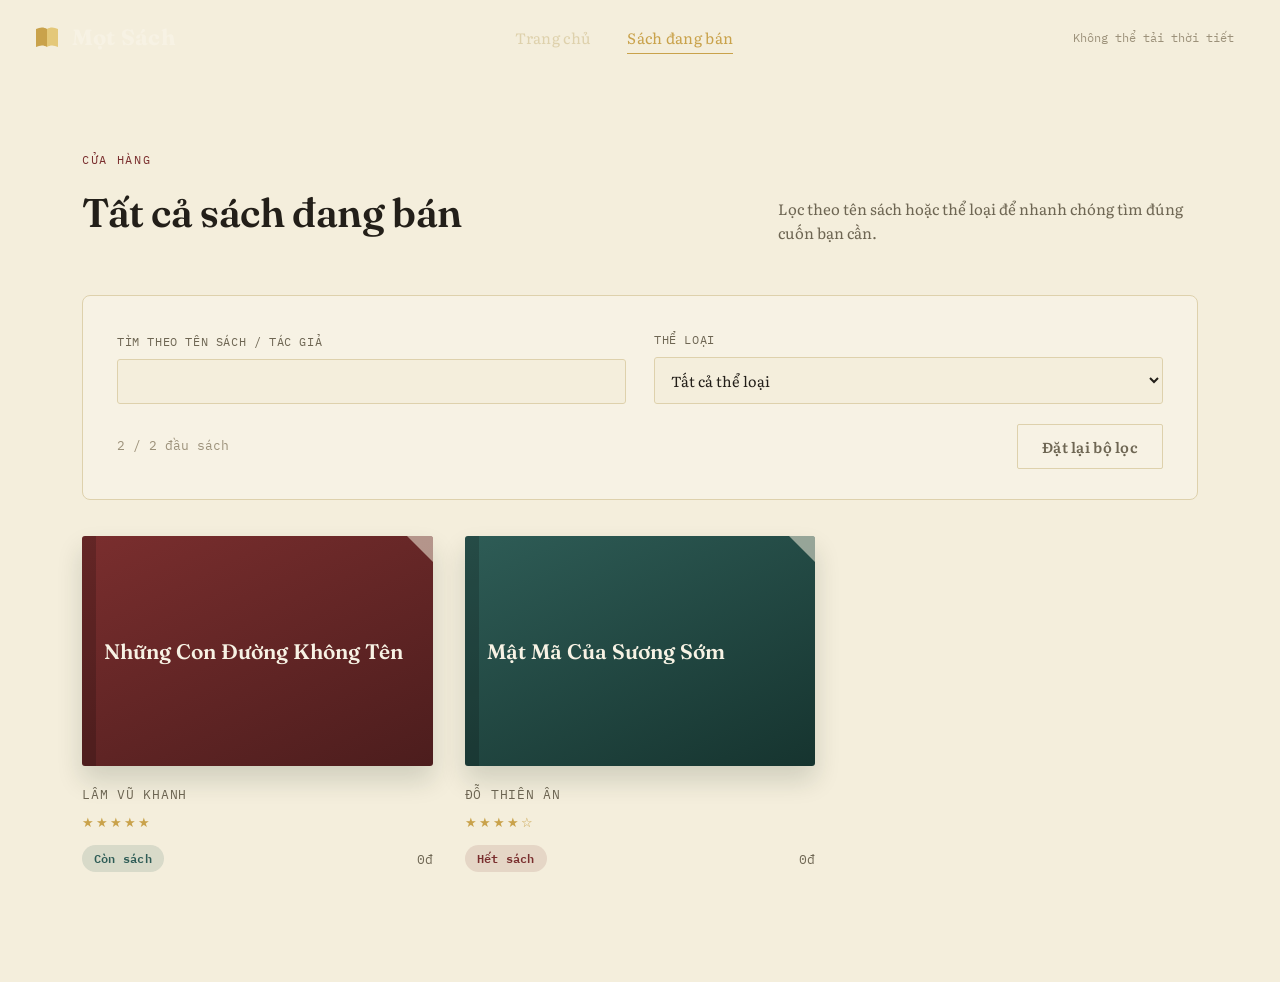
<file: shop.html>
<!doctype html>
<html lang="vi">
  <head>
    <meta charset="UTF-8" />
    <meta name="viewport" content="width=device-width, initial-scale=1.0" />
    <title>Cửa hàng sách — Mọt Sách</title>
    <link rel="preconnect" href="https://fonts.googleapis.com" />
    <link
      href="https://fonts.googleapis.com/css2?family=Fraunces:ital,opsz,wght@0,9..144,300;0,9..144,500;0,9..144,600;0,9..144,700;0,9..144,900;1,9..144,500;1,9..144,600&family=Literata:ital,wght@0,400;0,500;0,600;0,700;1,400;1,500&family=IBM+Plex+Mono:wght@400;500;600&display=swap"
      rel="stylesheet"
    />
    <link rel="stylesheet" href="css/shop.css" />
  </head>
  <body>
    <nav class="nav scrolled" id="mainNav">
      <a href="index.html" class="brand">
        <svg class="mark" viewBox="0 0 30 30" fill="none">
          <path d="M4 6c4-2 8-2 11 0v18c-3-2-7-2-11 0V6z" fill="#C9A24B" />
          <path d="M26 6c-4-2-8-2-11 0v18c3-2 7-2 11 0V6z" fill="#E4C879" />
        </svg>
        Mọt Sách
      </a>
      <div class="nav-links">
        <a href="index.html">Trang chủ</a>
        <a href="shop.html" class="active-link">Sách đang bán</a>
        <a href="purchased.html" id="navPurchasesLink" style="display:none;">Sách đã mua</a>
        <a href="admin.html" id="navAdminLink">Quản trị</a>
      </div>

      <span
        id="navWeatherLabel"
        style="
          display: none;
          font-family: var(--font-mono);
          font-size: 12px;
          color: var(--muted-2);
          margin-right: 14px;
          align-self: center;
          white-space: nowrap;
        "
      ></span>
      <span
        id="navUserLabel"
        style="
          display: none;
          font-family: var(--font-mono);
          font-size: 12px;
          color: var(--muted-2);
          margin-right: 10px;
          align-self: center;
        "
      ></span>
      <button class="burger" aria-label="Menu" onclick="handleNavUserClick()">
        <span></span><span></span><span></span>
      </button>
    </nav>

    <section class="section" style="padding-top: 150px;">
      <div class="wrap">
        <div class="section-head">
          <div>
            <span class="kicker">Cửa hàng</span>
            <h2>Tất cả sách đang bán</h2>
          </div>
          <p>Lọc theo tên sách hoặc thể loại để nhanh chóng tìm đúng cuốn bạn cần.</p>
        </div>

        <!-- ================= BỘ LỌC ================= -->
        <div class="book-form-panel open" style="margin-bottom:36px;">
          <div class="form-grid" style="margin-bottom:0; align-items:end;">
            <div class="field">
              <label for="filterTitle">Tìm theo tên sách / tác giả</label>
              <input id="filterTitle" type="text">
            </div>
            <div class="field">
              <label for="filterGenre">Thể loại</label>
              <select id="filterGenre">
                <option value="">Tất cả thể loại</option>
              </select>
            </div>
            <div class="field field-full" style="display:flex; align-items:center; justify-content:space-between; margin-bottom:0; flex-wrap:wrap; gap:12px;">
              <span id="filterResultCount" style="font-family:var(--font-mono); font-size:13px; color:var(--muted-2);"></span>
              <button type="button" class="btn btn-cancel" id="resetFilterBtn">Đặt lại bộ lọc</button>
            </div>
          </div>
        </div>

        <div class="book-grid" id="shopGrid">
          <!-- rendered by JS from localStorage -->
        </div>
      </div>
    </section>

    <script src="js/books.js"></script>
    <script src="js/shop.js"></script>
  </body>
</html>
</file>
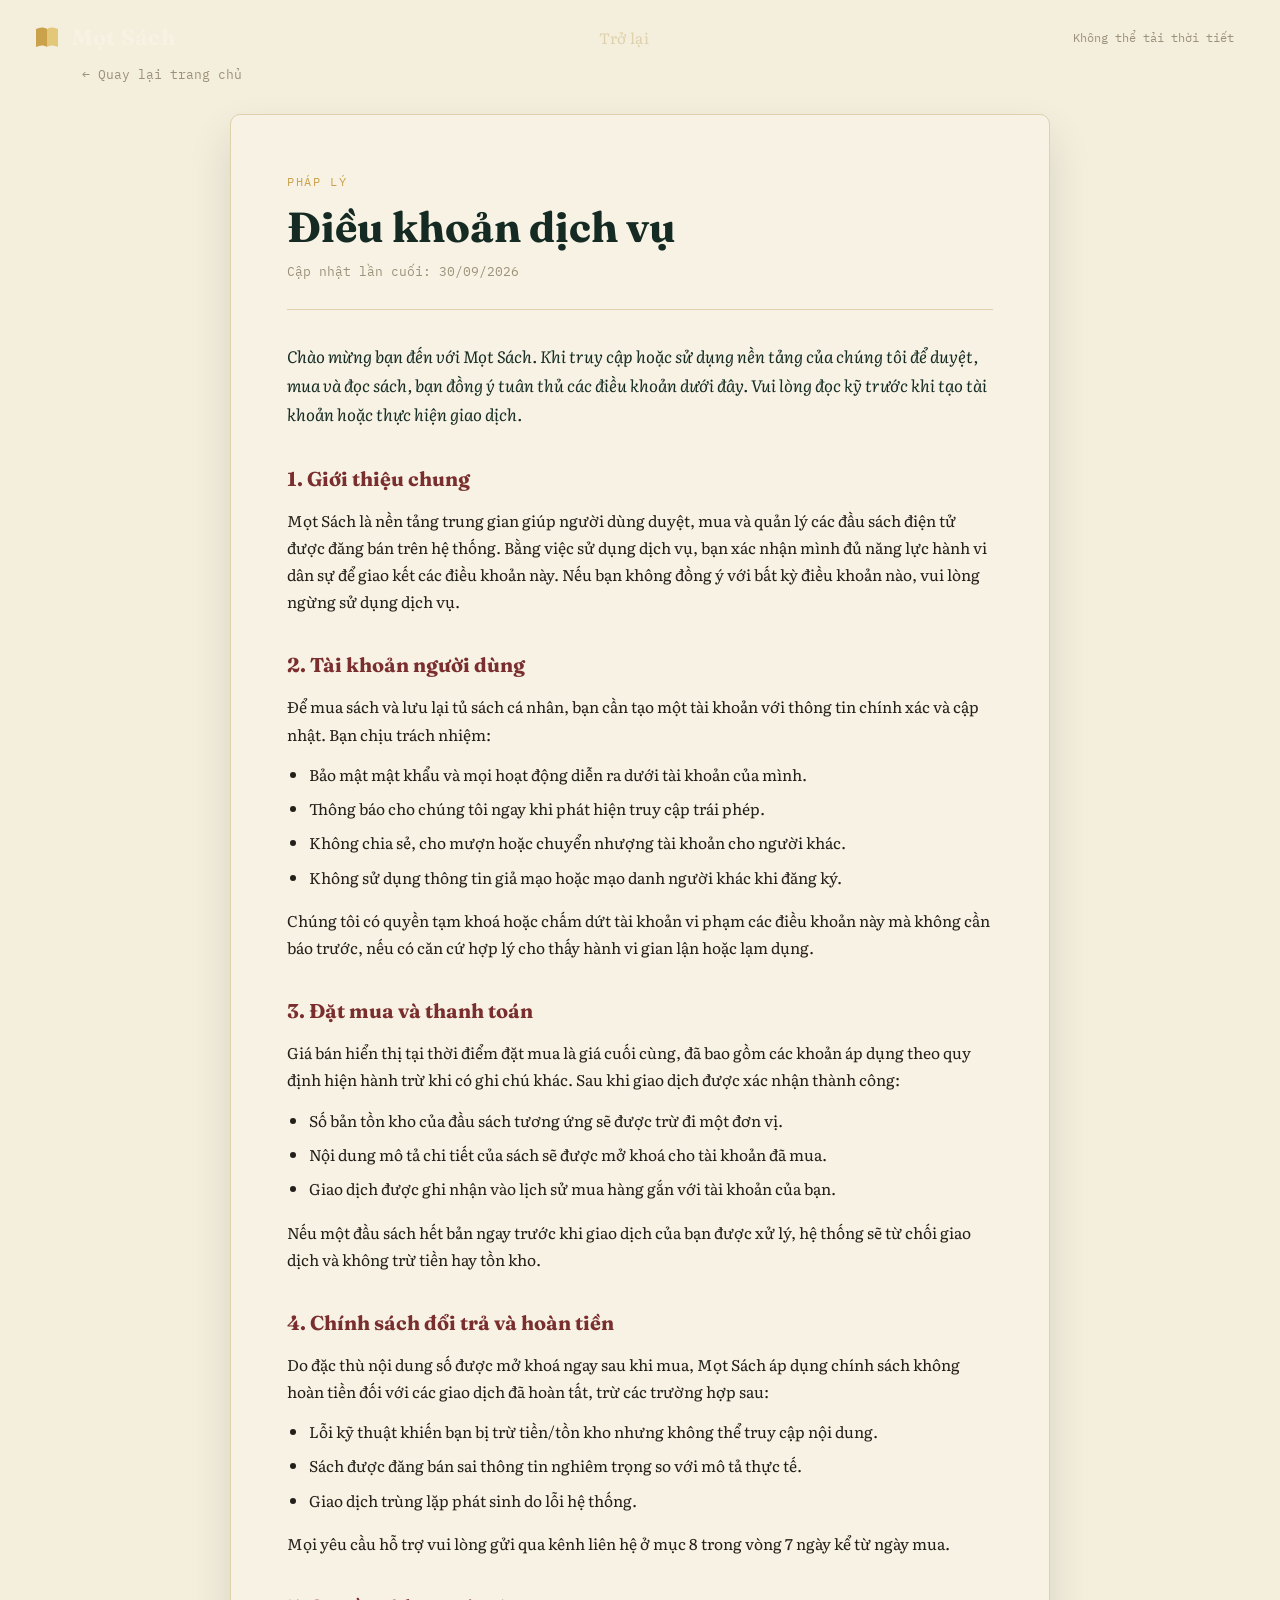
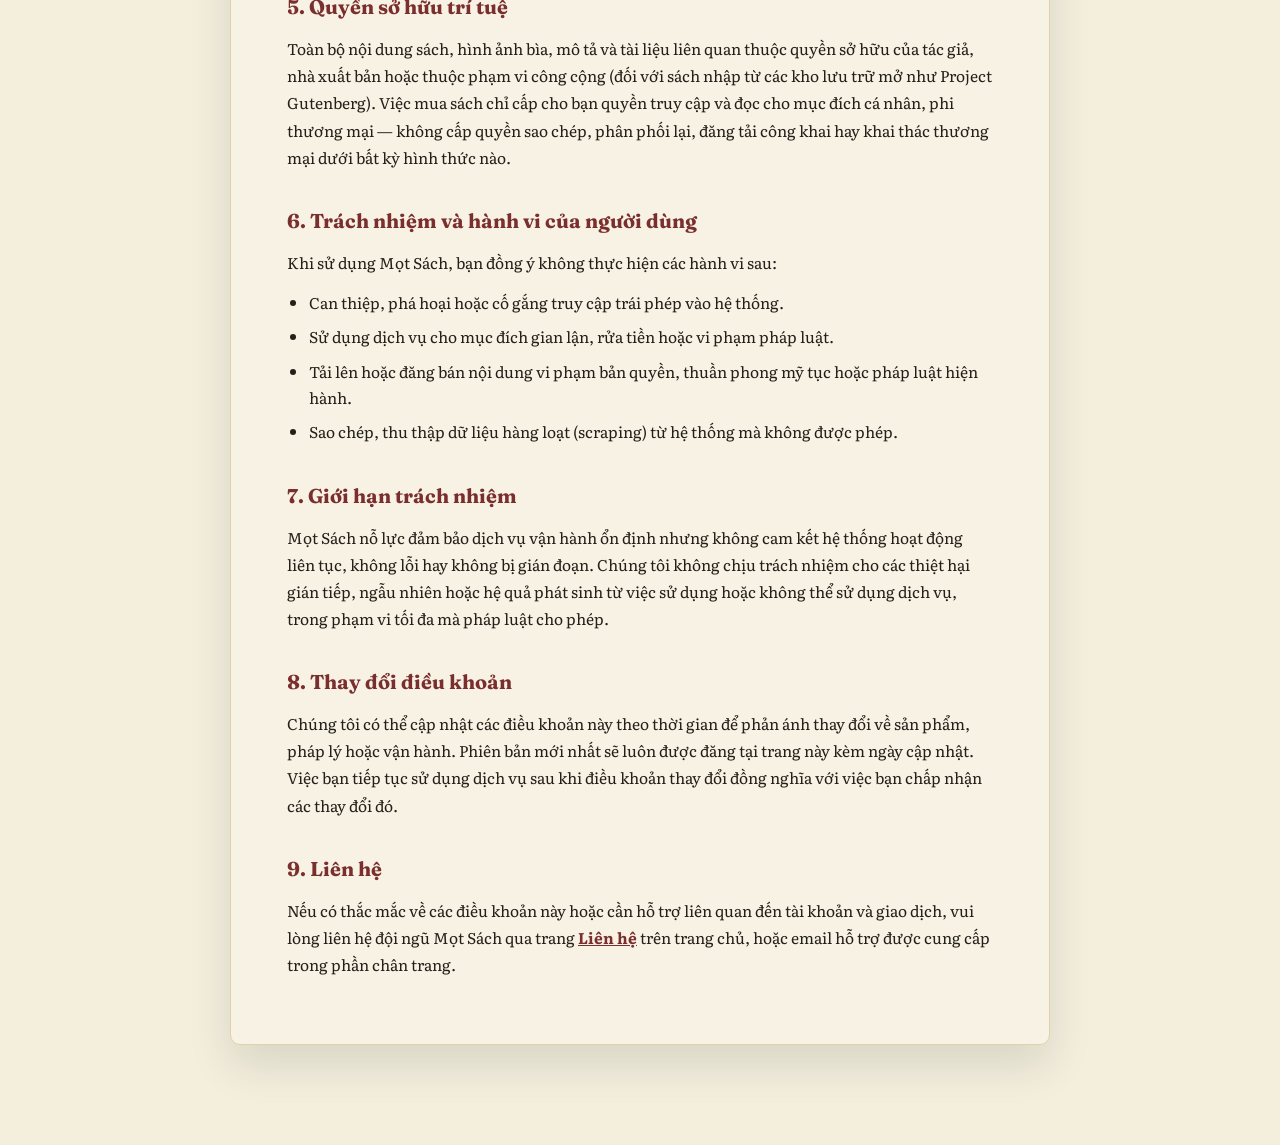
<file: terms.html>
<!doctype html>
<html lang="vi">
  <head>
    <meta charset="UTF-8" />
    <meta name="viewport" content="width=device-width, initial-scale=1.0" />
    <title>Điều khoản dịch vụ — Mọt Sách</title>
    <link rel="preconnect" href="https://fonts.googleapis.com" />
    <link
      href="https://fonts.googleapis.com/css2?family=Fraunces:ital,opsz,wght@0,9..144,300;0,9..144,500;0,9..144,600;0,9..144,700;0,9..144,900;1,9..144,500;1,9..144,600&family=Literata:ital,wght@0,400;0,500;0,600;0,700;1,400;1,500&family=IBM+Plex+Mono:wght@400;500;600&display=swap"
      rel="stylesheet"
    />
    <link rel="stylesheet" href="css/terms.css" />
  </head>
  <body>
    <nav class="nav scrolled" id="mainNav">
      <a href="index.html" class="brand">
        <svg class="mark" viewBox="0 0 30 30" fill="none">
          <path d="M4 6c4-2 8-2 11 0v18c-3-2-7-2-11 0V6z" fill="#C9A24B" />
          <path d="M26 6c-4-2-8-2-11 0v18c3-2 7-2 11 0V6z" fill="#E4C879" />
        </svg>
        Mọt Sách
      </a>
      <div class="nav-links">
        <a href="register.html">Trở lại</a>
      </div>

      <span
        id="navWeatherLabel"
        style="
          display: none;
          font-family: var(--font-mono);
          font-size: 12px;
          color: var(--muted-2);
          margin-right: 14px;
          align-self: center;
          white-space: nowrap;
        "
      ></span>
      <span
        id="navUserLabel"
        style="
          display: none;
          font-family: var(--font-mono);
          font-size: 12px;
          color: var(--muted-2);
          margin-right: 10px;
          align-self: center;
        "
      ></span>
      <button class="burger" aria-label="Menu" onclick="handleNavUserClick()">
        <span></span><span></span><span></span>
      </button>
    </nav>

    <main class="legal-shell">
      <div class="wrap">
        <a href="index.html" class="legal-back">← Quay lại trang chủ</a>

        <div class="legal-card">
          <div class="legal-header">
            <span class="legal-kicker">Pháp lý</span>
            <h1>Điều khoản dịch vụ</h1>
            <p class="legal-updated">Cập nhật lần cuối: 30/09/2026</p>
          </div>

          <div class="legal-content">
            <p class="legal-intro">
              Chào mừng bạn đến với Mọt Sách. Khi truy cập hoặc sử dụng nền tảng của chúng tôi
              để duyệt, mua và đọc sách, bạn đồng ý tuân thủ các điều khoản dưới đây. Vui lòng
              đọc kỹ trước khi tạo tài khoản hoặc thực hiện giao dịch.
            </p>

            <h2>1. Giới thiệu chung</h2>
            <p>
              Mọt Sách là nền tảng trung gian giúp người dùng duyệt, mua và quản lý các đầu
              sách điện tử được đăng bán trên hệ thống. Bằng việc sử dụng dịch vụ, bạn xác
              nhận mình đủ năng lực hành vi dân sự để giao kết các điều khoản này. Nếu bạn
              không đồng ý với bất kỳ điều khoản nào, vui lòng ngừng sử dụng dịch vụ.
            </p>

            <h2>2. Tài khoản người dùng</h2>
            <p>
              Để mua sách và lưu lại tủ sách cá nhân, bạn cần tạo một tài khoản với thông tin
              chính xác và cập nhật. Bạn chịu trách nhiệm:
            </p>
            <ul>
              <li>Bảo mật mật khẩu và mọi hoạt động diễn ra dưới tài khoản của mình.</li>
              <li>Thông báo cho chúng tôi ngay khi phát hiện truy cập trái phép.</li>
              <li>Không chia sẻ, cho mượn hoặc chuyển nhượng tài khoản cho người khác.</li>
              <li>Không sử dụng thông tin giả mạo hoặc mạo danh người khác khi đăng ký.</li>
            </ul>
            <p>
              Chúng tôi có quyền tạm khoá hoặc chấm dứt tài khoản vi phạm các điều khoản này
              mà không cần báo trước, nếu có căn cứ hợp lý cho thấy hành vi gian lận hoặc lạm dụng.
            </p>

            <h2>3. Đặt mua và thanh toán</h2>
            <p>
              Giá bán hiển thị tại thời điểm đặt mua là giá cuối cùng, đã bao gồm các khoản áp
              dụng theo quy định hiện hành trừ khi có ghi chú khác. Sau khi giao dịch được xác
              nhận thành công:
            </p>
            <ul>
              <li>Số bản tồn kho của đầu sách tương ứng sẽ được trừ đi một đơn vị.</li>
              <li>Nội dung mô tả chi tiết của sách sẽ được mở khoá cho tài khoản đã mua.</li>
              <li>Giao dịch được ghi nhận vào lịch sử mua hàng gắn với tài khoản của bạn.</li>
            </ul>
            <p>
              Nếu một đầu sách hết bản ngay trước khi giao dịch của bạn được xử lý, hệ thống
              sẽ từ chối giao dịch và không trừ tiền hay tồn kho.
            </p>

            <h2>4. Chính sách đổi trả và hoàn tiền</h2>
            <p>
              Do đặc thù nội dung số được mở khoá ngay sau khi mua, Mọt Sách áp dụng chính sách
              không hoàn tiền đối với các giao dịch đã hoàn tất, trừ các trường hợp sau:
            </p>
            <ul>
              <li>Lỗi kỹ thuật khiến bạn bị trừ tiền/tồn kho nhưng không thể truy cập nội dung.</li>
              <li>Sách được đăng bán sai thông tin nghiêm trọng so với mô tả thực tế.</li>
              <li>Giao dịch trùng lặp phát sinh do lỗi hệ thống.</li>
            </ul>
            <p>Mọi yêu cầu hỗ trợ vui lòng gửi qua kênh liên hệ ở mục 8 trong vòng 7 ngày kể từ ngày mua.</p>

            <h2>5. Quyền sở hữu trí tuệ</h2>
            <p>
              Toàn bộ nội dung sách, hình ảnh bìa, mô tả và tài liệu liên quan thuộc quyền sở
              hữu của tác giả, nhà xuất bản hoặc thuộc phạm vi công cộng (đối với sách nhập từ
              các kho lưu trữ mở như Project Gutenberg). Việc mua sách chỉ cấp cho bạn quyền
              truy cập và đọc cho mục đích cá nhân, phi thương mại — không cấp quyền sao chép,
              phân phối lại, đăng tải công khai hay khai thác thương mại dưới bất kỳ hình thức nào.
            </p>

            <h2>6. Trách nhiệm và hành vi của người dùng</h2>
            <p>Khi sử dụng Mọt Sách, bạn đồng ý không thực hiện các hành vi sau:</p>
            <ul>
              <li>Can thiệp, phá hoại hoặc cố gắng truy cập trái phép vào hệ thống.</li>
              <li>Sử dụng dịch vụ cho mục đích gian lận, rửa tiền hoặc vi phạm pháp luật.</li>
              <li>Tải lên hoặc đăng bán nội dung vi phạm bản quyền, thuần phong mỹ tục hoặc pháp luật hiện hành.</li>
              <li>Sao chép, thu thập dữ liệu hàng loạt (scraping) từ hệ thống mà không được phép.</li>
            </ul>

            <h2>7. Giới hạn trách nhiệm</h2>
            <p>
              Mọt Sách nỗ lực đảm bảo dịch vụ vận hành ổn định nhưng không cam kết hệ thống
              hoạt động liên tục, không lỗi hay không bị gián đoạn. Chúng tôi không chịu trách
              nhiệm cho các thiệt hại gián tiếp, ngẫu nhiên hoặc hệ quả phát sinh từ việc sử
              dụng hoặc không thể sử dụng dịch vụ, trong phạm vi tối đa mà pháp luật cho phép.
            </p>

            <h2>8. Thay đổi điều khoản</h2>
            <p>
              Chúng tôi có thể cập nhật các điều khoản này theo thời gian để phản ánh thay đổi
              về sản phẩm, pháp lý hoặc vận hành. Phiên bản mới nhất sẽ luôn được đăng tại
              trang này kèm ngày cập nhật. Việc bạn tiếp tục sử dụng dịch vụ sau khi điều khoản
              thay đổi đồng nghĩa với việc bạn chấp nhận các thay đổi đó.
            </p>

            <h2>9. Liên hệ</h2>
            <p>
              Nếu có thắc mắc về các điều khoản này hoặc cần hỗ trợ liên quan đến tài khoản và
              giao dịch, vui lòng liên hệ đội ngũ Mọt Sách qua trang
              <a href="index.html#" class="legal-inline-link">Liên hệ</a> trên trang chủ, hoặc
              email hỗ trợ được cung cấp trong phần chân trang.
            </p>
          </div>
        </div>
      </div>
    </main>

    <script src="js/books.js"></script>
    <script src="js/terms.js"></script>
  </body>
</html>
</file>
<file: css/index.css>
/* ============================================================
   index.css — File CSS ĐỘC LẬP cho index.html (trang chủ).
   Không phụ thuộc file css nào khác — mọi rule cần thiết
   (kể cả phần dùng chung như nav, nút bấm, thẻ sách) đều
   được viết đầy đủ ngay trong file này.
   ============================================================ */

:root{
    --ink:#142A22;
    --ink-2:#1C362C;
    --ink-3:#24473A;
    --parchment:#F4EEDC;
    --parchment-2:#EAE0C4;
    --parchment-3:#DED1AC;
    --gold:#C9A24B;
    --gold-light:#E4C879;
    --burgundy:#7A2E2E;
    --plum:#5B3358;
    --teal:#2E5C56;
    --ink-text:#231F19;
    --muted:#6E6653;
    --muted-2:#9C917A;
    --cream:#F7F2E4;

    --font-display:'Fraunces', serif;
    --font-body:'Literata', serif;
    --font-mono:'IBM Plex Mono', monospace;
  }

  *{ box-sizing:border-box; margin:0; padding:0; }
  html{ scroll-behavior:smooth; }
  body{
    font-family:var(--font-body);
    background:var(--parchment);
    color:var(--ink-text);
    line-height:1.6;
    overflow-x:hidden;
  }
  img,svg{ display:block; max-width:100%; }
  button{ font-family:inherit; cursor:pointer; border:none; background:none; }
  a{ color:inherit; text-decoration:none; }
  ul{ list-style:none; }
  input{ font-family:inherit; }

  ::selection{ background:var(--gold-light); color:var(--ink); }

  @media (prefers-reduced-motion: reduce){
    *{ animation-duration:0.001ms !important; animation-iteration-count:1 !important; transition-duration:0.001ms !important; scroll-behavior:auto !important; }
  }

  /* ---------- LAYOUT WRAP ---------- */
  .wrap{ max-width:1180px; margin:0 auto; padding:0 32px; }

  /* ---------- NAV ---------- */
  .nav{
    position:fixed; top:0; left:0; right:0; z-index:100;
    display:flex; align-items:center; justify-content:space-between;
    padding:20px 32px;
    background:rgba(20,42,34,0);
    transition:background .35s ease, padding .35s ease, box-shadow .35s ease;
  }
  .nav.scrolled{
    background:rgba(20,42,34,0.96);
    padding:14px 32px;
    box-shadow:0 8px 24px rgba(0,0,0,0.18);
    backdrop-filter:blur(6px);
  }
  .brand{
    display:flex; align-items:center; gap:10px;
    font-family:var(--font-display); font-weight:700; font-size:22px;
    color:var(--cream); letter-spacing:0.01em;
  }
  .brand .mark{
    width:30px; height:30px; flex-shrink:0;
  }
  .nav-links{ display:flex; align-items:center; gap:36px; }
  .nav-links a{
    color:var(--parchment-3); font-size:15px; letter-spacing:.02em;
    position:relative; padding:4px 0;
  }
  .nav-links a::after{
    content:''; position:absolute; left:0; bottom:0; width:0; height:1px;
    background:var(--gold); transition:width .3s ease;
  }
  .nav-links a:hover{ color:var(--cream); }
  .nav-links a:hover::after{ width:100%; }
  .nav-links a.active-link{ color:var(--gold); }
  .nav-links a.active-link::after{ width:100%; background:var(--gold); }
  .nav-actions{ display:flex; align-items:center; gap:14px; }
  .btn{
    display:inline-flex; align-items:center; justify-content:center; gap:8px;
    padding:11px 24px; border-radius:2px; font-size:14.5px; font-weight:600;
    letter-spacing:.02em; transition:transform .25s ease, box-shadow .25s ease, background .25s ease, color .25s ease, border-color .25s ease;
    white-space:nowrap;
  }
  .btn-ghost{ color:var(--cream); border:1px solid rgba(244,238,220,0.35); background:transparent; }
  .btn-ghost:hover{ border-color:var(--gold); color:var(--gold-light); }
  .btn-gold{ background:var(--gold); color:var(--ink); }
  .btn-gold:hover{ background:var(--gold-light); transform:translateY(-2px); box-shadow:0 10px 22px rgba(201,162,75,0.35); }
  .btn-outline-dark{ border:1px solid var(--ink); color:var(--ink); background:transparent; }
  .btn-outline-dark:hover{ background:var(--ink); color:var(--cream); }
  .btn-wide{ width:100%; padding:14px 24px; font-size:15px; }

  .burger{ display:none; width:30px; height:22px; position:relative; flex-direction:column; justify-content:space-between; }
  .burger span{ display:block; height:2px; width:100%; background:var(--cream); border-radius:2px; }

  @keyframes fadeIn{ from{ opacity:0; transform:translateY(6px);} to{ opacity:1; transform:translateY(0);} }
  body{ animation:fadeIn .4s ease; }

  /* ---------- SECTION HEADER ---------- */
  .section{ padding:110px 0; }
  .section-head{ display:flex; align-items:flex-end; justify-content:space-between; margin-bottom:50px; gap:24px; flex-wrap:wrap; }
  .section-head h2{ font-family:var(--font-display); font-size:clamp(28px,3.4vw,40px); font-weight:600; letter-spacing:-0.01em; }
  .section-head p{ color:var(--muted); max-width:420px; font-size:15px; }
  .kicker{ font-family:var(--font-mono); font-size:12px; letter-spacing:.14em; text-transform:uppercase; color:var(--burgundy); margin-bottom:12px; display:block; }

  /* ---------- BOOK GRID ---------- */
  .book-grid{
    display:grid; grid-template-columns:repeat(3, 1fr); gap:32px;
  }
  .book-card{ display:flex; flex-direction:column; }
  .cover{
    position:relative; height:230px; border-radius:3px; margin-bottom:18px; overflow:hidden;
    display:flex; align-items:center; padding:22px; transition:transform .35s ease, box-shadow .35s ease;
    box-shadow:0 14px 26px rgba(20,42,34,0.16);
  }
  .book-card:hover .cover{ transform:translateY(-8px) rotate(-0.6deg); box-shadow:0 26px 36px rgba(20,42,34,0.26); }
  .cover::before{ content:''; position:absolute; left:0; top:0; bottom:0; width:14px; background:rgba(0,0,0,0.18); }
  .cover::after{ content:''; position:absolute; right:0; top:0; width:0; height:0; border-style:solid; border-width:0 26px 26px 0; border-color:transparent rgba(244,238,220,0.55) transparent transparent; }
  .cover h3{ font-family:var(--font-display); color:var(--cream); font-size:21px; font-weight:600; line-height:1.25; position:relative; z-index:1; }
  .cv1{ background:linear-gradient(155deg, var(--burgundy), #4c1d1d); }
  .cv2{ background:linear-gradient(155deg, var(--teal), #16342f); }
  .cv3{ background:linear-gradient(155deg, var(--plum), #37203a); }
  .cv4{ background:linear-gradient(155deg, #9c7a34, #5e4a1e); }
  .cv5{ background:linear-gradient(155deg, var(--ink-3), var(--ink)); }
  .cv6{ background:linear-gradient(155deg, #6a3a2e, #3c1f18); }
  .cover.has-image{ background-size:cover; background-position:center; align-items:flex-end; }
  .cover.has-image h3{ text-shadow:0 2px 10px rgba(0,0,0,0.7); }
  a.book-card{ text-decoration:none; color:inherit; cursor:pointer; }
  .book-card .author{ font-family:var(--font-mono); font-size:12.5px; color:var(--muted); text-transform:uppercase; letter-spacing:.06em; margin-bottom:8px; }
  .stars{ color:var(--gold); font-size:13px; letter-spacing:2px; margin-bottom:12px; }
  .progress-track{ height:5px; background:var(--parchment-3); border-radius:4px; overflow:hidden; margin-bottom:8px; }
  .progress-fill{ height:100%; background:linear-gradient(90deg, var(--gold), var(--gold-light)); border-radius:4px; }
  .progress-label{ font-size:12.5px; color:var(--muted); }

  /* ---------- BADGE trạng thái ---------- */
.badge{
  display:inline-block; padding:4px 12px; border-radius:20px; font-size:12px; font-weight:600;
  font-family:var(--font-mono); letter-spacing:.02em;
}
.badge-available{ background:rgba(46,92,86,0.14); color:var(--teal); }
.badge-out{ background:rgba(122,46,46,0.12); color:var(--burgundy); }

  /* ---------- HERO ---------- */
  .hero{
    position:relative; background:radial-gradient(120% 140% at 80% -10%, var(--ink-3) 0%, var(--ink) 55%, #0F221B 100%);
    padding:170px 0 120px; overflow:hidden;
  }
  .hero .wrap{ display:grid; grid-template-columns:1.05fr 0.95fr; gap:40px; align-items:center; }
  .eyebrow{
    font-family:var(--font-mono); font-size:12.5px; letter-spacing:.16em; text-transform:uppercase;
    color:var(--gold-light); display:flex; align-items:center; gap:10px; margin-bottom:22px;
  }
  .eyebrow::before{ content:''; width:26px; height:1px; background:var(--gold); display:inline-block; }
  .hero h1{
    font-family:var(--font-display); font-weight:600; color:var(--cream);
    font-size:clamp(36px, 5vw, 60px); line-height:1.08; letter-spacing:-0.01em; margin-bottom:22px;
  }
  .hero h1 em{ font-style:italic; color:var(--gold-light); font-weight:500; }
  .hero p.lead{ color:var(--parchment-3); font-size:17.5px; max-width:480px; margin-bottom:36px; }
  .hero-actions{ display:flex; gap:16px; flex-wrap:wrap; margin-bottom:56px; }
  .hero-stats{ display:flex; gap:40px; flex-wrap:wrap; }
  .hero-stats div{ border-left:1px solid rgba(244,238,220,.18); padding-left:16px; }
  .hero-stats .num{ font-family:var(--font-mono); color:var(--gold-light); font-size:22px; font-weight:600; }
  .hero-stats .lbl{ color:var(--muted-2); font-size:13px; margin-top:2px; }

  /* open book illustration */
  .book-illustration{ position:relative; height:420px; display:flex; align-items:center; justify-content:center; }
  .floating-leaf{
    position:absolute; width:22px; height:30px; background:var(--parchment-2);
    border-radius:2px 8px 2px 8px; opacity:0; animation:drift 9s ease-in-out infinite;
    box-shadow:0 6px 14px rgba(0,0,0,0.25);
  }
  .floating-leaf:nth-child(1){ left:8%; top:60%; animation-delay:0s; }
  .floating-leaf:nth-child(2){ left:82%; top:65%; animation-delay:2.4s; width:16px; height:22px; }
  .floating-leaf:nth-child(3){ left:18%; top:15%; animation-delay:4.6s; width:18px; height:24px; }
  .floating-leaf:nth-child(4){ left:75%; top:10%; animation-delay:6.8s; width:14px; height:19px; }
  @keyframes drift{
    0%{ opacity:0; transform:translateY(0) rotate(0deg); }
    15%{ opacity:.55; }
    85%{ opacity:.3; }
    100%{ opacity:0; transform:translateY(-160px) rotate(70deg); }
  }
  .stack{ position:absolute; bottom:26px; width:230px; }
  .stack .book{ height:20px; border-radius:3px; margin-bottom:6px; box-shadow:0 10px 18px rgba(0,0,0,0.3); }
  .stack .book:nth-child(1){ background:linear-gradient(90deg, var(--burgundy), #93413f); width:100%; transform:rotate(-1.2deg); }
  .stack .book:nth-child(2){ background:linear-gradient(90deg, var(--teal), #3c766e); width:92%; margin-left:6%; transform:rotate(0.8deg); }
  .stack .book:nth-child(3){ background:linear-gradient(90deg, var(--plum), #7a4a76); width:96%; margin-left:2%; transform:rotate(-0.6deg); }
  .open-book{ position:relative; z-index:2; }
  .open-book svg{ width:340px; height:auto; filter:drop-shadow(0 22px 30px rgba(0,0,0,0.35)); }

  /* ---------- SHELF (kệ sách trang trí — chưa gắn HTML) ---------- */
  .shelf{ position:relative; padding-bottom:26px; }
  .spines{ display:flex; align-items:flex-end; gap:10px; overflow-x:auto; padding-bottom:4px; scrollbar-width:none; }
  .spines::-webkit-scrollbar{ display:none; }
  .spine{
    flex:0 0 auto; width:64px; border-radius:4px 4px 2px 2px; position:relative;
    display:flex; align-items:flex-end; justify-content:center; padding-bottom:16px;
    cursor:pointer; transition:transform .3s ease, box-shadow .3s ease;
    box-shadow:inset -6px 0 10px rgba(0,0,0,0.12), 0 8px 16px rgba(20,42,34,0.14);
  }
  .spine:hover{ transform:translateY(-14px); box-shadow:inset -6px 0 10px rgba(0,0,0,0.12), 0 18px 22px rgba(20,42,34,0.22); }
  .spine span{
    writing-mode:vertical-rl; transform:rotate(180deg); font-family:var(--font-display);
    font-weight:600; font-size:14px; letter-spacing:.03em; color:var(--cream); white-space:nowrap;
  }
  .spine::before{ content:''; position:absolute; top:10px; left:50%; transform:translateX(-50%); width:60%; height:2px; background:rgba(244,238,220,.35); }
  .spine.c1{ height:180px; background:linear-gradient(100deg, var(--ink-3), var(--ink)); }
  .spine.c2{ height:210px; background:linear-gradient(100deg, var(--burgundy), #5f2222); }
  .spine.c3{ height:150px; background:linear-gradient(100deg, var(--teal), #1f4640); }
  .spine.c4{ height:196px; background:linear-gradient(100deg, var(--plum), #3f2340); }
  .spine.c5{ height:166px; background:linear-gradient(100deg, #8a6a2a, var(--gold)); }
  .spine.c6{ height:222px; background:linear-gradient(100deg, var(--ink-3), var(--teal)); }
  .spine.c7{ height:172px; background:linear-gradient(100deg, #6a2b2b, var(--burgundy)); }
  .shelf-plank{
    height:22px; border-radius:2px; margin-top:2px;
    background:linear-gradient(180deg, #8a6437, #5f4423);
    box-shadow:0 14px 22px rgba(0,0,0,0.25);
  }

  /* ---------- OPEN BOOK STATS ---------- */
  .stats-book{
    background:var(--cream); border-radius:6px; position:relative;
    display:grid; grid-template-columns:1fr 1fr; box-shadow:0 30px 60px rgba(20,42,34,0.16);
    overflow:hidden;
  }
  .stats-book::before{
    content:''; position:absolute; left:50%; top:0; bottom:0; width:2px; transform:translateX(-50%);
    background:linear-gradient(180deg, transparent, var(--gold) 15%, var(--gold) 85%, transparent);
  }
  .stats-book::after{
    content:''; position:absolute; left:50%; top:0; bottom:0; width:56px; transform:translateX(-50%);
    background:radial-gradient(ellipse at center, rgba(20,42,34,0.08), transparent 70%);
  }
  .stats-page{ padding:60px 56px; }
  .stats-page h3{ font-family:var(--font-display); font-size:24px; font-weight:600; margin-bottom:28px; }
  .stat-row{ display:flex; align-items:baseline; gap:14px; padding:18px 0; border-bottom:1px dashed var(--parchment-3); }
  .stat-row:last-child{ border-bottom:none; }
  .stat-row .num{ font-family:var(--font-mono); font-size:28px; font-weight:600; color:var(--burgundy); }
  .stat-row .lbl{ color:var(--muted); font-size:14px; }

  /* ---------- CTA ---------- */
  .cta{
    background:linear-gradient(120deg, var(--ink) 0%, var(--ink-3) 100%);
    padding:100px 0; text-align:center; position:relative;
  }
  .cta h2{ font-family:var(--font-display); color:var(--cream); font-size:clamp(28px,4vw,44px); font-weight:600; margin-bottom:18px; }
  .cta p{ color:var(--parchment-3); max-width:480px; margin:0 auto 34px; }

  /* ---------- FOOTER ---------- */
  footer{ background:#0F221B; padding:70px 0 30px; color:var(--parchment-3); }
  .foot-grid{ display:grid; grid-template-columns:1.4fr 1fr 1fr 1fr; gap:40px; margin-bottom:50px; }
  .foot-brand .brand{ margin-bottom:14px; }
  .foot-brand p{ color:var(--muted-2); font-size:14px; max-width:280px; }
  .foot-col h4{ font-family:var(--font-mono); font-size:12px; letter-spacing:.12em; text-transform:uppercase; color:var(--gold-light); margin-bottom:16px; }
  .foot-col a{ display:block; color:var(--muted-2); font-size:14.5px; margin-bottom:11px; transition:color .25s ease; }
  .foot-col a:hover{ color:var(--cream); }
  .foot-bottom{ display:flex; justify-content:space-between; align-items:center; padding-top:26px; border-top:1px solid rgba(244,238,220,.1); font-size:13px; color:var(--muted-2); flex-wrap:wrap; gap:14px; }
  .socials{ display:flex; gap:10px; }
  .socials a{ width:34px; height:34px; border-radius:50%; border:1px solid rgba(244,238,220,.2); display:flex; align-items:center; justify-content:center; font-family:var(--font-mono); font-size:12px; transition:border-color .25s ease, color .25s ease; }
  .socials a:hover{ border-color:var(--gold); color:var(--gold-light); }

  /* ---------- RESPONSIVE ---------- */
  @media (max-width:680px){
    .nav-links{ display:none; }
    .burger{ display:flex; }
    .wrap{ padding:0 20px; }
    .nav-actions .btn-ghost{ display:none; }
  }
  @media (max-width:900px){
    .hero .wrap{ grid-template-columns:1fr; }
    .book-illustration{ height:300px; margin-top:20px; }
    .book-grid{ grid-template-columns:repeat(2,1fr); }
    .foot-grid{ grid-template-columns:1fr 1fr; }
    .stats-book{ grid-template-columns:1fr; }
    .stats-book::before, .stats-book::after{ display:none; }
  }
  @media (max-width:680px){
    .book-grid{ grid-template-columns:1fr; }
    .section{ padding:76px 0; }
    .hero{ padding:150px 0 80px; }
<<<<<<< HEAD:css/index.css
  }
=======
    .nav-actions .btn-ghost{ display:none; }
    .auth-main{ padding:40px 26px; }
  }

/* ================= ADMIN PAGE ================= */
.admin-shell{ padding:120px 0 100px; min-height:100vh; }
.admin-head{
  display:flex; align-items:flex-end; justify-content:space-between; gap:24px; flex-wrap:wrap;
  margin-bottom:36px;
}
.admin-head h1{ font-family:var(--font-display); font-size:clamp(26px,3.2vw,36px); font-weight:600; }
.admin-head p{ color:var(--muted); font-size:14.5px; margin-top:6px; }
.admin-count{
  font-family:var(--font-mono); font-size:12.5px; color:var(--muted);
  background:var(--parchment-2); border:1px solid var(--parchment-3);
  padding:6px 14px; border-radius:20px; white-space:nowrap;
}
.admin-count strong{ color:var(--burgundy); }

/* -- form panel -- */
.book-form-panel{
  max-height:0; overflow:hidden; opacity:0;
  background:var(--cream); border:1px solid var(--parchment-3); border-radius:8px;
  transition:max-height .45s ease, opacity .35s ease, margin .35s ease, padding .35s ease;
  margin-bottom:0;
}
.book-form-panel.open{
  max-height:900px; opacity:1; margin-bottom:36px;
  padding:34px 34px 30px;
  box-shadow:0 20px 40px rgba(20,42,34,0.10);
}
.book-form-panel .form-title{ font-family:var(--font-display); font-size:20px; font-weight:600; margin-bottom:22px; }
.form-grid{ display:grid; grid-template-columns:1fr 1fr; gap:20px 28px; margin-bottom:22px; }
.form-grid .field-full{ grid-column:1 / -1; }
.form-grid .field label{
  display:block; font-size:12px; font-family:var(--font-mono); letter-spacing:.05em; text-transform:uppercase;
  color:var(--muted); margin-bottom:8px;
}
.form-grid .field input, .form-grid .field select{
  width:100%; padding:11px 12px; border:1.5px solid var(--parchment-3); border-radius:3px;
  background:var(--parchment); font-size:14.5px; color:var(--ink-text); transition:border-color .25s ease;
}
.form-grid .field input:focus, .form-grid .field select:focus{ outline:none; border-color:var(--gold); }

.swatch-picker{ display:flex; gap:10px; flex-wrap:wrap; }
.swatch-btn{
  width:34px; height:34px; border-radius:50%; border:3px solid transparent; cursor:pointer;
  box-shadow:0 4px 10px rgba(0,0,0,0.18); transition:transform .2s ease, border-color .2s ease;
}
.swatch-btn:hover{ transform:translateY(-2px); }
.swatch-btn.active{ border-color:var(--ink); }
.swatch-btn.cv1{ background:linear-gradient(155deg, var(--burgundy), #4c1d1d); }
.swatch-btn.cv2{ background:linear-gradient(155deg, var(--teal), #16342f); }
.swatch-btn.cv3{ background:linear-gradient(155deg, var(--plum), #37203a); }
.swatch-btn.cv4{ background:linear-gradient(155deg, #9c7a34, #5e4a1e); }
.swatch-btn.cv5{ background:linear-gradient(155deg, var(--ink-3), var(--ink)); }
.swatch-btn.cv6{ background:linear-gradient(155deg, #6a3a2e, #3c1f18); }

.form-actions{ display:flex; gap:14px; }
.form-actions .btn{ padding:12px 28px; }
.btn-cancel{ background:transparent; border:1px solid var(--parchment-3); color:var(--muted); }
.btn-cancel:hover{ border-color:var(--ink); color:var(--ink-text); }

/* -- table -- */
.table-wrap{
  background:var(--cream); border:1px solid var(--parchment-3); border-radius:8px; overflow:hidden;
  box-shadow:0 14px 30px rgba(20,42,34,0.08);
}
.book-table{ width:100%; border-collapse:collapse; }
.book-table thead th{
  text-align:left; font-family:var(--font-mono); font-size:11.5px; text-transform:uppercase; letter-spacing:.06em;
  color:var(--muted); padding:16px 18px; background:var(--parchment-2); border-bottom:1px solid var(--parchment-3);
}
.book-table tbody td{ padding:16px 18px; border-bottom:1px solid var(--parchment-2); font-size:14.5px; vertical-align:middle; }
.book-table tbody tr:last-child td{ border-bottom:none; }
.book-table tbody tr{ transition:background .2s ease; }
.book-table tbody tr:hover{ background:var(--parchment-2); }
.cell-title{ font-family:var(--font-display); font-weight:600; }
.swatch-dot{ display:inline-block; width:20px; height:20px; border-radius:50%; box-shadow:0 3px 8px rgba(0,0,0,0.2); }
.swatch-dot.cv1{ background:linear-gradient(155deg, var(--burgundy), #4c1d1d); }
.swatch-dot.cv2{ background:linear-gradient(155deg, var(--teal), #16342f); }
.swatch-dot.cv3{ background:linear-gradient(155deg, var(--plum), #37203a); }
.swatch-dot.cv4{ background:linear-gradient(155deg, #9c7a34, #5e4a1e); }
.swatch-dot.cv5{ background:linear-gradient(155deg, var(--ink-3), var(--ink)); }
.swatch-dot.cv6{ background:linear-gradient(155deg, #6a3a2e, #3c1f18); }
.stars-cell{ color:var(--gold); letter-spacing:1px; }

.badge{
  display:inline-block; padding:4px 12px; border-radius:20px; font-size:12px; font-weight:600;
  font-family:var(--font-mono); letter-spacing:.02em;
}
.badge-available{ background:rgba(46,92,86,0.14); color:var(--teal); }
.badge-out{ background:rgba(122,46,46,0.12); color:var(--burgundy); }

.actions-cell{ white-space:nowrap; }
.icon-btn{
  font-size:13px; font-weight:600; padding:7px 14px; border-radius:3px; margin-right:8px;
  border:1px solid var(--parchment-3); color:var(--ink-text); transition:border-color .2s ease, background .2s ease;
}
.icon-btn:hover{ border-color:var(--ink); background:var(--parchment-2); }
.icon-btn.danger{ color:var(--burgundy); }
.icon-btn.danger:hover{ border-color:var(--burgundy); background:rgba(122,46,46,0.08); }

.empty-state{
  text-align:center; padding:80px 20px; background:var(--cream); border:1px dashed var(--parchment-3); border-radius:8px;
  color:var(--muted);
}
.empty-state .empty-icon{ font-size:40px; margin-bottom:14px; }
.empty-state h3{ font-family:var(--font-display); font-size:20px; color:var(--ink-text); margin-bottom:8px; }

@media (max-width:760px){
  .form-grid{ grid-template-columns:1fr; }
  .book-table{ display:block; overflow-x:auto; white-space:nowrap; }
}
>>>>>>> 6ecd61de21aac48e90505816e18d76a34daf9e79:css/styles.css
</file>
<file: css/admin.css>
/* ============================================================
   admin.css — File CSS ĐỘC LẬP cho admin.html (trang quản trị).
   Không phụ thuộc file css nào khác.
   ============================================================ */

:root{
    --ink:#142A22;
    --ink-2:#1C362C;
    --ink-3:#24473A;
    --parchment:#F4EEDC;
    --parchment-2:#EAE0C4;
    --parchment-3:#DED1AC;
    --gold:#C9A24B;
    --gold-light:#E4C879;
    --burgundy:#7A2E2E;
    --plum:#5B3358;
    --teal:#2E5C56;
    --ink-text:#231F19;
    --muted:#6E6653;
    --muted-2:#9C917A;
    --cream:#F7F2E4;

    --font-display:'Fraunces', serif;
    --font-body:'Literata', serif;
    --font-mono:'IBM Plex Mono', monospace;
  }

  *{ box-sizing:border-box; margin:0; padding:0; }
  html{ scroll-behavior:smooth; }
  body{
    font-family:var(--font-body);
    background:var(--parchment);
    color:var(--ink-text);
    line-height:1.6;
    overflow-x:hidden;
  }
  img,svg{ display:block; max-width:100%; }
  button{ font-family:inherit; cursor:pointer; border:none; background:none; }
  a{ color:inherit; text-decoration:none; }
  ul{ list-style:none; }
  input{ font-family:inherit; }

  ::selection{ background:var(--gold-light); color:var(--ink); }

  @media (prefers-reduced-motion: reduce){
    *{ animation-duration:0.001ms !important; animation-iteration-count:1 !important; transition-duration:0.001ms !important; scroll-behavior:auto !important; }
  }

  /* ---------- LAYOUT WRAP ---------- */
  .wrap{ max-width:1180px; margin:0 auto; padding:0 32px; }

  /* ---------- NAV ---------- */
  .nav{
    position:fixed; top:0; left:0; right:0; z-index:100;
    display:flex; align-items:center; justify-content:space-between;
    padding:20px 32px;
    background:rgba(20,42,34,0);
    transition:background .35s ease, padding .35s ease, box-shadow .35s ease;
  }
  .nav.scrolled{
    background:rgba(20,42,34,0.96);
    padding:14px 32px;
    box-shadow:0 8px 24px rgba(0,0,0,0.18);
    backdrop-filter:blur(6px);
  }
  .brand{
    display:flex; align-items:center; gap:10px;
    font-family:var(--font-display); font-weight:700; font-size:22px;
    color:var(--cream); letter-spacing:0.01em;
  }
  .brand .mark{
    width:30px; height:30px; flex-shrink:0;
  }
  .nav-links{ display:flex; align-items:center; gap:36px; }
  .nav-links a{
    color:var(--parchment-3); font-size:15px; letter-spacing:.02em;
    position:relative; padding:4px 0;
  }
  .nav-links a::after{
    content:''; position:absolute; left:0; bottom:0; width:0; height:1px;
    background:var(--gold); transition:width .3s ease;
  }
  .nav-links a:hover{ color:var(--cream); }
  .nav-links a:hover::after{ width:100%; }
  .nav-links a.active-link{ color:var(--gold); }
  .nav-links a.active-link::after{ width:100%; background:var(--gold); }
  .nav-actions{ display:flex; align-items:center; gap:14px; }
  .btn{
    display:inline-flex; align-items:center; justify-content:center; gap:8px;
    padding:11px 24px; border-radius:2px; font-size:14.5px; font-weight:600;
    letter-spacing:.02em; transition:transform .25s ease, box-shadow .25s ease, background .25s ease, color .25s ease, border-color .25s ease;
    white-space:nowrap;
  }
  .btn-ghost{ color:var(--cream); border:1px solid rgba(244,238,220,0.35); background:transparent; }
  .btn-ghost:hover{ border-color:var(--gold); color:var(--gold-light); }
  .btn-gold{ background:var(--gold); color:var(--ink); }
  .btn-gold:hover{ background:var(--gold-light); transform:translateY(-2px); box-shadow:0 10px 22px rgba(201,162,75,0.35); }
  .btn-outline-dark{ border:1px solid var(--ink); color:var(--ink); background:transparent; }
  .btn-outline-dark:hover{ background:var(--ink); color:var(--cream); }
  .btn-wide{ width:100%; padding:14px 24px; font-size:15px; }

  .burger{ display:none; width:30px; height:22px; position:relative; flex-direction:column; justify-content:space-between; }
  .burger span{ display:block; height:2px; width:100%; background:var(--cream); border-radius:2px; }

  @keyframes fadeIn{ from{ opacity:0; transform:translateY(6px);} to{ opacity:1; transform:translateY(0);} }
  body{ animation:fadeIn .4s ease; }

  /* ---------- BADGE trạng thái (còn sách / hết sách) ---------- */
.badge{
  display:inline-block; padding:4px 12px; border-radius:20px; font-size:12px; font-weight:600;
  font-family:var(--font-mono); letter-spacing:.02em;
}
.badge-available{ background:rgba(46,92,86,0.14); color:var(--teal); }
.badge-out{ background:rgba(122,46,46,0.12); color:var(--burgundy); }

/* ================= ADMIN PAGE ================= */
.admin-shell{ padding:120px 0 100px; min-height:100vh; }
.admin-head{
  display:flex; align-items:flex-end; justify-content:space-between; gap:24px; flex-wrap:wrap;
  margin-bottom:36px;
}
.admin-head h1{ font-family:var(--font-display); font-size:clamp(26px,3.2vw,36px); font-weight:600; }
.admin-head p{ color:var(--muted); font-size:14.5px; margin-top:6px; }
.admin-count{
  font-family:var(--font-mono); font-size:12.5px; color:var(--muted);
  background:var(--parchment-2); border:1px solid var(--parchment-3);
  padding:6px 14px; border-radius:20px; white-space:nowrap;
}
.admin-count strong{ color:var(--burgundy); }

/* -- form panel -- */
.book-form-panel{
  max-height:0; overflow:hidden; opacity:0;
  background:var(--cream); border:1px solid var(--parchment-3); border-radius:8px;
  transition:max-height .45s ease, opacity .35s ease, margin .35s ease, padding .35s ease;
  margin-bottom:0;
}
.book-form-panel.open{
  max-height:3000px; opacity:1; margin-bottom:36px;
  padding:34px 34px 30px;
}

.book-form-panel .form-title{ font-family:var(--font-display); font-size:20px; font-weight:600; margin-bottom:22px; }

.form-grid{ display:grid; grid-template-columns:1fr 1fr; gap:20px 28px; margin-bottom:22px; }
.form-grid .field-full{ grid-column:1 / -1; }
.form-grid .field label{
  display:block; font-size:12px; font-family:var(--font-mono); letter-spacing:.05em; text-transform:uppercase;
  color:var(--muted); margin-bottom:8px;
}
.form-grid .field input, .form-grid .field select, .form-grid .field textarea{
  width:100%; padding:11px 12px; border:1.5px solid var(--parchment-3); border-radius:3px;
  background:var(--parchment); font-size:14.5px; color:var(--ink-text); transition:border-color .25s ease;
  font-family:inherit; resize:vertical;
}
.form-grid .field input:focus, .form-grid .field select:focus, .form-grid .field textarea:focus{ outline:none; border-color:var(--gold); }

.swatch-picker{ display:flex; gap:10px; flex-wrap:wrap; }
.swatch-btn{
  width:34px; height:34px; border-radius:50%; border:3px solid transparent; cursor:pointer;
  box-shadow:0 4px 10px rgba(0,0,0,0.18); transition:transform .2s ease, border-color .2s ease;
}
.swatch-btn:hover{ transform:translateY(-2px); }
.swatch-btn.active{ border-color:var(--ink); }
.swatch-btn.cv1{ background:linear-gradient(155deg, var(--burgundy), #4c1d1d); }
.swatch-btn.cv2{ background:linear-gradient(155deg, var(--teal), #16342f); }
.swatch-btn.cv3{ background:linear-gradient(155deg, var(--plum), #37203a); }
.swatch-btn.cv4{ background:linear-gradient(155deg, #9c7a34, #5e4a1e); }
.swatch-btn.cv5{ background:linear-gradient(155deg, var(--ink-3), var(--ink)); }
.swatch-btn.cv6{ background:linear-gradient(155deg, #6a3a2e, #3c1f18); }

.form-actions{ display:flex; gap:14px; }
.form-actions .btn{ padding:12px 28px; }

.btn-cancel{ background:transparent; border:1px solid var(--parchment-3); color:var(--muted); }
.btn-cancel:hover{ border-color:var(--ink); color:var(--ink-text); }

/* -- table -- */
.table-wrap{
  background:var(--cream); border:1px solid var(--parchment-3); border-radius:8px; overflow:hidden;
  box-shadow:0 14px 30px rgba(20,42,34,0.08);
}
.book-table{ width:100%; border-collapse:collapse; }
.book-table thead th{
  text-align:left; font-family:var(--font-mono); font-size:11.5px; text-transform:uppercase; letter-spacing:.06em;
  color:var(--muted); padding:16px 18px; background:var(--parchment-2); border-bottom:1px solid var(--parchment-3);
}
.book-table tbody td{ padding:16px 18px; border-bottom:1px solid var(--parchment-2); font-size:14.5px; vertical-align:middle; }
.book-table tbody tr:last-child td{ border-bottom:none; }
.book-table tbody tr{ transition:background .2s ease; }
.book-table tbody tr:hover{ background:var(--parchment-2); }
.cell-title{ font-family:var(--font-display); font-weight:600; }
.swatch-dot{ display:inline-block; width:20px; height:20px; border-radius:50%; box-shadow:0 3px 8px rgba(0,0,0,0.2); }
.swatch-dot.cv1{ background:linear-gradient(155deg, var(--burgundy), #4c1d1d); }
.swatch-dot.cv2{ background:linear-gradient(155deg, var(--teal), #16342f); }
.swatch-dot.cv3{ background:linear-gradient(155deg, var(--plum), #37203a); }
.swatch-dot.cv4{ background:linear-gradient(155deg, #9c7a34, #5e4a1e); }
.swatch-dot.cv5{ background:linear-gradient(155deg, var(--ink-3), var(--ink)); }
.swatch-dot.cv6{ background:linear-gradient(155deg, #6a3a2e, #3c1f18); }
.stars-cell{ color:var(--gold); letter-spacing:1px; }


.actions-cell{ white-space:nowrap; }
.icon-btn{
  font-size:13px; font-weight:600; padding:7px 14px; border-radius:3px; margin-right:8px;
  border:1px solid var(--parchment-3); color:var(--ink-text); transition:border-color .2s ease, background .2s ease;
}
.icon-btn:hover{ border-color:var(--ink); background:var(--parchment-2); }
.icon-btn.danger{ color:var(--burgundy); }
.icon-btn.danger:hover{ border-color:var(--burgundy); background:rgba(122,46,46,0.08); }

.empty-state{
  text-align:center; padding:80px 20px; background:var(--cream); border:1px dashed var(--parchment-3); border-radius:8px;
  color:var(--muted);
}
.empty-state .empty-icon{ font-size:40px; margin-bottom:14px; }
.empty-state h3{ font-family:var(--font-display); font-size:20px; color:var(--ink-text); margin-bottom:8px; }

/* -- Google Books import panel (admin) -- */
.import-panel{
  display:none; background:var(--cream); border:1px solid var(--parchment-3); border-radius:10px;
  padding:34px; margin-bottom:36px; box-shadow:0 20px 40px rgba(20,42,34,0.10);
}
.import-panel.open{ display:block; }
.google-books-results{
  display:grid; grid-template-columns:repeat(auto-fill, minmax(210px, 1fr)); gap:18px;
}
.google-books-card{
  display:flex; flex-direction:column; gap:8px; background:var(--parchment);
  border:1px solid var(--parchment-3); border-radius:8px; padding:14px;
}
.google-books-card img{
  width:100%; height:190px; object-fit:cover; border-radius:4px; background:var(--parchment-2);
}
.google-books-card h4{
  font-family:var(--font-display); font-size:15px; font-weight:600; line-height:1.3; color:var(--ink-text);
}
.google-books-card .meta{
  font-family:var(--font-mono); font-size:11.5px; color:var(--muted-2);
  overflow:hidden; text-overflow:ellipsis; white-space:nowrap;
}
.google-books-card input[type=number]{
  width:100%; padding:8px 10px; border:1px solid var(--parchment-3); border-radius:3px;
  font-family:inherit; font-size:13px; background:var(--cream);
}
.import-panel button,
.import-panel .btn{
  background:var(--ink); color:var(--cream); border:1px solid var(--ink);
  border-radius:3px; font-weight:600; transition:background .2s ease, border-color .2s ease, transform .2s ease;
}
.import-panel button:hover,
.import-panel .btn:hover{ background:var(--ink-3); border-color:var(--ink-3); transform:translateY(-1px); }
.import-panel button:focus-visible,
.import-panel .btn:focus-visible{ outline:3px solid var(--gold); outline-offset:2px; }
  /* ---------- RESPONSIVE ---------- */
  @media (max-width:680px){
    .nav-links{ display:none; }
    .burger{ display:flex; }
    .wrap{ padding:0 20px; }
    .nav-actions .btn-ghost{ display:none; }
  }
@media (max-width:760px){
  .form-grid{ grid-template-columns:1fr; }
  .book-table{ display:block; overflow-x:auto; white-space:nowrap; }
}
</file>
<file: css/login.css>
/* ============================================================
   login.css — File CSS ĐỘC LẬP cho login.html
   (form đăng nhập / đăng ký).
   Không phụ thuộc file css nào khác.
   ============================================================ */

:root{
    --ink:#142A22;
    --ink-2:#1C362C;
    --ink-3:#24473A;
    --parchment:#F4EEDC;
    --parchment-2:#EAE0C4;
    --parchment-3:#DED1AC;
    --gold:#C9A24B;
    --gold-light:#E4C879;
    --burgundy:#7A2E2E;
    --plum:#5B3358;
    --teal:#2E5C56;
    --ink-text:#231F19;
    --muted:#6E6653;
    --muted-2:#9C917A;
    --cream:#F7F2E4;

    --font-display:'Fraunces', serif;
    --font-body:'Literata', serif;
    --font-mono:'IBM Plex Mono', monospace;
  }

  *{ box-sizing:border-box; margin:0; padding:0; }
  html{ scroll-behavior:smooth; }
  body{
    font-family:var(--font-body);
    background:var(--parchment);
    color:var(--ink-text);
    line-height:1.6;
    overflow-x:hidden;
  }
  img,svg{ display:block; max-width:100%; }
  button{ font-family:inherit; cursor:pointer; border:none; background:none; }
  a{ color:inherit; text-decoration:none; }
  ul{ list-style:none; }
  input{ font-family:inherit; }

  ::selection{ background:var(--gold-light); color:var(--ink); }

  @media (prefers-reduced-motion: reduce){
    *{ animation-duration:0.001ms !important; animation-iteration-count:1 !important; transition-duration:0.001ms !important; scroll-behavior:auto !important; }
  }

  /* ---------- LAYOUT WRAP ---------- */
  .wrap{ max-width:1180px; margin:0 auto; padding:0 32px; }

  /* ---------- NAV ---------- */
  .nav{
    position:fixed; top:0; left:0; right:0; z-index:100;
    display:flex; align-items:center; justify-content:space-between;
    padding:20px 32px;
    background:rgba(20,42,34,0);
    transition:background .35s ease, padding .35s ease, box-shadow .35s ease;
  }
  .nav.scrolled{
    background:rgba(20,42,34,0.96);
    padding:14px 32px;
    box-shadow:0 8px 24px rgba(0,0,0,0.18);
    backdrop-filter:blur(6px);
  }
  .brand{
    display:flex; align-items:center; gap:10px;
    font-family:var(--font-display); font-weight:700; font-size:22px;
    color:var(--cream); letter-spacing:0.01em;
  }
  .brand .mark{
    width:30px; height:30px; flex-shrink:0;
  }
  .nav-links{ display:flex; align-items:center; gap:36px; }
  .nav-links a{
    color:var(--parchment-3); font-size:15px; letter-spacing:.02em;
    position:relative; padding:4px 0;
  }
  .nav-links a::after{
    content:''; position:absolute; left:0; bottom:0; width:0; height:1px;
    background:var(--gold); transition:width .3s ease;
  }
  .nav-links a:hover{ color:var(--cream); }
  .nav-links a:hover::after{ width:100%; }
  .nav-links a.active-link{ color:var(--gold); }
  .nav-links a.active-link::after{ width:100%; background:var(--gold); }
  .nav-actions{ display:flex; align-items:center; gap:14px; }
  .btn{
    display:inline-flex; align-items:center; justify-content:center; gap:8px;
    padding:11px 24px; border-radius:2px; font-size:14.5px; font-weight:600;
    letter-spacing:.02em; transition:transform .25s ease, box-shadow .25s ease, background .25s ease, color .25s ease, border-color .25s ease;
    white-space:nowrap;
  }
  .btn-ghost{ color:var(--cream); border:1px solid rgba(244,238,220,0.35); background:transparent; }
  .btn-ghost:hover{ border-color:var(--gold); color:var(--gold-light); }
  .btn-gold{ background:var(--gold); color:var(--ink); }
  .btn-gold:hover{ background:var(--gold-light); transform:translateY(-2px); box-shadow:0 10px 22px rgba(201,162,75,0.35); }
  .btn-outline-dark{ border:1px solid var(--ink); color:var(--ink); background:transparent; }
  .btn-outline-dark:hover{ background:var(--ink); color:var(--cream); }
  .btn-wide{ width:100%; padding:14px 24px; font-size:15px; }

  .burger{ display:none; width:30px; height:22px; position:relative; flex-direction:column; justify-content:space-between; }
  .burger span{ display:block; height:2px; width:100%; background:var(--cream); border-radius:2px; }

  @keyframes fadeIn{ from{ opacity:0; transform:translateY(6px);} to{ opacity:1; transform:translateY(0);} }
  body{ animation:fadeIn .4s ease; }

  /* ================= AUTH VIEW ================= */
  .auth-shell{
    min-height:100vh; display:flex; align-items:center; justify-content:center;
    background:
      radial-gradient(1000px 600px at 15% 10%, rgba(122,46,46,0.10), transparent 60%),
      radial-gradient(900px 700px at 90% 90%, rgba(46,92,86,0.14), transparent 60%),
      var(--parchment);
    padding:120px 24px 60px;
  }
  .auth-card{
    width:100%; max-width:940px; min-height:600px; display:grid; grid-template-columns:0.85fr 1.15fr;
    background:var(--cream); border-radius:8px; overflow:hidden; box-shadow:0 40px 80px rgba(20,42,34,0.22);
  }
  .auth-side{
    background:radial-gradient(120% 140% at 20% 0%, var(--ink-3), var(--ink) 65%, #0F221B 100%);
    color:var(--cream); padding:56px 44px; position:relative; display:flex; flex-direction:column; justify-content:space-between;
  }
  .auth-side .back-link{ font-size:13.5px; color:var(--parchment-3); display:inline-flex; align-items:center; gap:8px; }
  .auth-side .back-link:hover{ color:var(--gold-light); }
  .quote-mark{ font-family:var(--font-display); font-size:70px; color:var(--gold); opacity:.55; line-height:1; margin-bottom:6px; }
  .auth-quote{ font-family:var(--font-display); font-style:italic; font-size:21px; font-weight:500; line-height:1.5; color:var(--parchment); margin-bottom:16px; }
  .auth-quote-by{ font-family:var(--font-mono); font-size:12px; letter-spacing:.08em; text-transform:uppercase; color:var(--gold-light); }
  .auth-side .leaf-deco{ position:absolute; width:16px; height:22px; background:rgba(244,238,220,.12); border-radius:2px 6px 2px 6px; }
  .auth-side .leaf-deco.l1{ top:20%; right:12%; transform:rotate(20deg); }
  .auth-side .leaf-deco.l2{ bottom:26%; right:22%; transform:rotate(-14deg); }

  .auth-main{ padding:56px 52px; display:flex; flex-direction:column; }
  .tabs{ display:flex; gap:0; border-bottom:1px solid var(--parchment-3); margin-bottom:34px; position:relative; }
  .tab-btn{
    display:inline-block; padding:10px 4px; margin-right:34px; font-size:15.5px; font-weight:600; color:var(--muted);
    font-family:var(--font-display); transition:color .3s ease;
  }
  .tab-btn.active{ color:var(--ink-text); }
  .tab-indicator{ position:absolute; bottom:-1px; height:2px; background:var(--gold); width:70px; left:0; transition:transform .35s cubic-bezier(.65,0,.35,1), width .35s cubic-bezier(.65,0,.35,1); }

  .auth-title{ font-family:var(--font-display); font-size:26px; font-weight:600; margin-bottom:6px; }
  .auth-sub{ color:var(--muted); font-size:14.5px; margin-bottom:30px; }

  .form-panel{ display:none; }
  .form-panel.active{ display:block; animation:pageTurn .45s ease; }
  @keyframes pageTurn{
    from{ opacity:0; transform:translateX(14px) rotateY(4deg); }
    to{ opacity:1; transform:translateX(0) rotateY(0deg); }
  }

  .field{ margin-bottom:20px; }
  .field label{ display:block; font-size:12.5px; font-family:var(--font-mono); letter-spacing:.05em; text-transform:uppercase; color:var(--muted); margin-bottom:8px; }
  .field input{
    width:100%; padding:12px 4px; border:none; border-bottom:1.5px solid var(--parchment-3);
    background:transparent; font-size:15.5px; color:var(--ink-text); transition:border-color .25s ease;
  }
  .field input:focus{ outline:none; border-color:var(--gold); }
  .field input::placeholder{ color:var(--muted-2); }

  .row-between{ display:flex; align-items:center; justify-content:space-between; margin-bottom:26px; font-size:13.5px; }
  .checkbox-line{ display:flex; align-items:center; gap:8px; color:var(--muted); }
  .checkbox-line input{ accent-color:var(--gold); width:15px; height:15px; }
  .link-muted{ color:var(--burgundy); font-weight:600; }
  .link-muted:hover{ text-decoration:underline; }

  .divider{ display:flex; align-items:center; gap:14px; margin:26px 0; color:var(--muted-2); font-size:12.5px; font-family:var(--font-mono); text-transform:uppercase; letter-spacing:.08em; }
  .divider::before, .divider::after{ content:''; flex:1; height:1px; background:var(--parchment-3); }

  .social-row{ display:flex; gap:12px; margin-bottom:28px; }
  .social-btn{
    flex:1; display:flex; align-items:center; justify-content:center; gap:9px; padding:11px;
    border:1px solid var(--parchment-3); border-radius:2px; font-size:13.5px; font-weight:600; color:var(--ink-text);
    transition:border-color .25s ease, background .25s ease;
  }
  .social-btn:hover{ border-color:var(--ink); background:var(--parchment-2); }

  .switch-line{ text-align:center; font-size:14px; color:var(--muted); margin-top:auto; padding-top:6px; }
  .switch-line button{ color:var(--burgundy); font-weight:700; }
  .switch-line button:hover{ text-decoration:underline; }

  /* ---------- RESPONSIVE ---------- */
  @media (max-width:680px){
    .nav-links{ display:none; }
    .burger{ display:flex; }
    .wrap{ padding:0 20px; }
    .nav-actions .btn-ghost{ display:none; }
  }
  @media (max-width:900px){
    .auth-card{ grid-template-columns:1fr; max-width:480px; }
    .auth-side{ display:none; }
  }
  @media (max-width:680px){
    .auth-main{ padding:40px 26px; }
  }
</file>
<file: css/purchased.css>
/* ============================================================
   purchased.css — File CSS ĐỘC LẬP cho purchased.html
   (trang Sách đã mua).
   Không phụ thuộc file css nào khác.
   ============================================================ */

:root{
    --ink:#142A22;
    --ink-2:#1C362C;
    --ink-3:#24473A;
    --parchment:#F4EEDC;
    --parchment-2:#EAE0C4;
    --parchment-3:#DED1AC;
    --gold:#C9A24B;
    --gold-light:#E4C879;
    --burgundy:#7A2E2E;
    --plum:#5B3358;
    --teal:#2E5C56;
    --ink-text:#231F19;
    --muted:#6E6653;
    --muted-2:#9C917A;
    --cream:#F7F2E4;

    --font-display:'Fraunces', serif;
    --font-body:'Literata', serif;
    --font-mono:'IBM Plex Mono', monospace;
  }

  *{ box-sizing:border-box; margin:0; padding:0; }
  html{ scroll-behavior:smooth; }
  body{
    font-family:var(--font-body);
    background:var(--parchment);
    color:var(--ink-text);
    line-height:1.6;
    overflow-x:hidden;
  }
  img,svg{ display:block; max-width:100%; }
  button{ font-family:inherit; cursor:pointer; border:none; background:none; }
  a{ color:inherit; text-decoration:none; }
  ul{ list-style:none; }
  input{ font-family:inherit; }

  ::selection{ background:var(--gold-light); color:var(--ink); }

  @media (prefers-reduced-motion: reduce){
    *{ animation-duration:0.001ms !important; animation-iteration-count:1 !important; transition-duration:0.001ms !important; scroll-behavior:auto !important; }
  }

  /* ---------- LAYOUT WRAP ---------- */
  .wrap{ max-width:1180px; margin:0 auto; padding:0 32px; }

  /* ---------- NAV ---------- */
  .nav{
    position:fixed; top:0; left:0; right:0; z-index:100;
    display:flex; align-items:center; justify-content:space-between;
    padding:20px 32px;
    background:rgba(20,42,34,0);
    transition:background .35s ease, padding .35s ease, box-shadow .35s ease;
  }
  .nav.scrolled{
    background:rgba(20,42,34,0.96);
    padding:14px 32px;
    box-shadow:0 8px 24px rgba(0,0,0,0.18);
    backdrop-filter:blur(6px);
  }
  .brand{
    display:flex; align-items:center; gap:10px;
    font-family:var(--font-display); font-weight:700; font-size:22px;
    color:var(--cream); letter-spacing:0.01em;
  }
  .brand .mark{
    width:30px; height:30px; flex-shrink:0;
  }
  .nav-links{ display:flex; align-items:center; gap:36px; }
  .nav-links a{
    color:var(--parchment-3); font-size:15px; letter-spacing:.02em;
    position:relative; padding:4px 0;
  }
  .nav-links a::after{
    content:''; position:absolute; left:0; bottom:0; width:0; height:1px;
    background:var(--gold); transition:width .3s ease;
  }
  .nav-links a:hover{ color:var(--cream); }
  .nav-links a:hover::after{ width:100%; }
  .nav-links a.active-link{ color:var(--gold); }
  .nav-links a.active-link::after{ width:100%; background:var(--gold); }
  .nav-actions{ display:flex; align-items:center; gap:14px; }
  .btn{
    display:inline-flex; align-items:center; justify-content:center; gap:8px;
    padding:11px 24px; border-radius:2px; font-size:14.5px; font-weight:600;
    letter-spacing:.02em; transition:transform .25s ease, box-shadow .25s ease, background .25s ease, color .25s ease, border-color .25s ease;
    white-space:nowrap;
  }
  .btn-ghost{ color:var(--cream); border:1px solid rgba(244,238,220,0.35); background:transparent; }
  .btn-ghost:hover{ border-color:var(--gold); color:var(--gold-light); }
  .btn-gold{ background:var(--gold); color:var(--ink); }
  .btn-gold:hover{ background:var(--gold-light); transform:translateY(-2px); box-shadow:0 10px 22px rgba(201,162,75,0.35); }
  .btn-outline-dark{ border:1px solid var(--ink); color:var(--ink); background:transparent; }
  .btn-outline-dark:hover{ background:var(--ink); color:var(--cream); }
  .btn-wide{ width:100%; padding:14px 24px; font-size:15px; }

  .burger{ display:none; width:30px; height:22px; position:relative; flex-direction:column; justify-content:space-between; }
  .burger span{ display:block; height:2px; width:100%; background:var(--cream); border-radius:2px; }

  @keyframes fadeIn{ from{ opacity:0; transform:translateY(6px);} to{ opacity:1; transform:translateY(0);} }
  body{ animation:fadeIn .4s ease; }

  /* ---------- SECTION HEADER ---------- */
  .section{ padding:110px 0; }
  .section-head{ display:flex; align-items:flex-end; justify-content:space-between; margin-bottom:50px; gap:24px; flex-wrap:wrap; }
  .section-head h2{ font-family:var(--font-display); font-size:clamp(28px,3.4vw,40px); font-weight:600; letter-spacing:-0.01em; }
  .section-head p{ color:var(--muted); max-width:420px; font-size:15px; }
  .kicker{ font-family:var(--font-mono); font-size:12px; letter-spacing:.14em; text-transform:uppercase; color:var(--burgundy); margin-bottom:12px; display:block; }

  /* ---------- BOOK GRID ---------- */
  .book-grid{
    display:grid; grid-template-columns:repeat(3, 1fr); gap:32px;
  }
  .book-card{ display:flex; flex-direction:column; }
  .cover{
    position:relative; height:230px; border-radius:3px; margin-bottom:18px; overflow:hidden;
    display:flex; align-items:center; padding:22px; transition:transform .35s ease, box-shadow .35s ease;
    box-shadow:0 14px 26px rgba(20,42,34,0.16);
  }
  .book-card:hover .cover{ transform:translateY(-8px) rotate(-0.6deg); box-shadow:0 26px 36px rgba(20,42,34,0.26); }
  .cover::before{ content:''; position:absolute; left:0; top:0; bottom:0; width:14px; background:rgba(0,0,0,0.18); }
  .cover::after{ content:''; position:absolute; right:0; top:0; width:0; height:0; border-style:solid; border-width:0 26px 26px 0; border-color:transparent rgba(244,238,220,0.55) transparent transparent; }
  .cover h3{ font-family:var(--font-display); color:var(--cream); font-size:21px; font-weight:600; line-height:1.25; position:relative; z-index:1; }
  .cv1{ background:linear-gradient(155deg, var(--burgundy), #4c1d1d); }
  .cv2{ background:linear-gradient(155deg, var(--teal), #16342f); }
  .cv3{ background:linear-gradient(155deg, var(--plum), #37203a); }
  .cv4{ background:linear-gradient(155deg, #9c7a34, #5e4a1e); }
  .cv5{ background:linear-gradient(155deg, var(--ink-3), var(--ink)); }
  .cv6{ background:linear-gradient(155deg, #6a3a2e, #3c1f18); }
  .cover.has-image{ background-size:cover; background-position:center; align-items:flex-end; }
  .cover.has-image h3{ text-shadow:0 2px 10px rgba(0,0,0,0.7); }
  a.book-card{ text-decoration:none; color:inherit; cursor:pointer; }
  .book-card .author{ font-family:var(--font-mono); font-size:12.5px; color:var(--muted); text-transform:uppercase; letter-spacing:.06em; margin-bottom:8px; }
  .stars{ color:var(--gold); font-size:13px; letter-spacing:2px; margin-bottom:12px; }
  .progress-track{ height:5px; background:var(--parchment-3); border-radius:4px; overflow:hidden; margin-bottom:8px; }
  .progress-fill{ height:100%; background:linear-gradient(90deg, var(--gold), var(--gold-light)); border-radius:4px; }
  .progress-label{ font-size:12.5px; color:var(--muted); }

  /* ---------- BADGE trạng thái ---------- */
.badge{
  display:inline-block; padding:4px 12px; border-radius:20px; font-size:12px; font-weight:600;
  font-family:var(--font-mono); letter-spacing:.02em;
}
.badge-available{ background:rgba(46,92,86,0.14); color:var(--teal); }
.badge-out{ background:rgba(122,46,46,0.12); color:var(--burgundy); }

  /* ---------- RESPONSIVE ---------- */
  @media (max-width:680px){
    .nav-links{ display:none; }
    .burger{ display:flex; }
    .wrap{ padding:0 20px; }
    .nav-actions .btn-ghost{ display:none; }
  }
  @media (max-width:900px){
    .book-grid{ grid-template-columns:repeat(2,1fr); }
  }
  @media (max-width:680px){
    .book-grid{ grid-template-columns:1fr; }
    .section{ padding:76px 0; }
  }
</file>
<file: css/register.css>
/* ============================================================
   register.css — File CSS ĐỘC LẬP cho register.html
   (form đăng nhập / đăng ký).
   Không phụ thuộc file css nào khác.
   ============================================================ */

:root{
    --ink:#142A22;
    --ink-2:#1C362C;
    --ink-3:#24473A;
    --parchment:#F4EEDC;
    --parchment-2:#EAE0C4;
    --parchment-3:#DED1AC;
    --gold:#C9A24B;
    --gold-light:#E4C879;
    --burgundy:#7A2E2E;
    --plum:#5B3358;
    --teal:#2E5C56;
    --ink-text:#231F19;
    --muted:#6E6653;
    --muted-2:#9C917A;
    --cream:#F7F2E4;

    --font-display:'Fraunces', serif;
    --font-body:'Literata', serif;
    --font-mono:'IBM Plex Mono', monospace;
  }

  *{ box-sizing:border-box; margin:0; padding:0; }
  html{ scroll-behavior:smooth; }
  body{
    font-family:var(--font-body);
    background:var(--parchment);
    color:var(--ink-text);
    line-height:1.6;
    overflow-x:hidden;
  }
  img,svg{ display:block; max-width:100%; }
  button{ font-family:inherit; cursor:pointer; border:none; background:none; }
  a{ color:inherit; text-decoration:none; }
  ul{ list-style:none; }
  input{ font-family:inherit; }

  ::selection{ background:var(--gold-light); color:var(--ink); }

  @media (prefers-reduced-motion: reduce){
    *{ animation-duration:0.001ms !important; animation-iteration-count:1 !important; transition-duration:0.001ms !important; scroll-behavior:auto !important; }
  }

  /* ---------- LAYOUT WRAP ---------- */
  .wrap{ max-width:1180px; margin:0 auto; padding:0 32px; }

  /* ---------- NAV ---------- */
  .nav{
    position:fixed; top:0; left:0; right:0; z-index:100;
    display:flex; align-items:center; justify-content:space-between;
    padding:20px 32px;
    background:rgba(20,42,34,0);
    transition:background .35s ease, padding .35s ease, box-shadow .35s ease;
  }
  .nav.scrolled{
    background:rgba(20,42,34,0.96);
    padding:14px 32px;
    box-shadow:0 8px 24px rgba(0,0,0,0.18);
    backdrop-filter:blur(6px);
  }
  .brand{
    display:flex; align-items:center; gap:10px;
    font-family:var(--font-display); font-weight:700; font-size:22px;
    color:var(--cream); letter-spacing:0.01em;
  }
  .brand .mark{
    width:30px; height:30px; flex-shrink:0;
  }
  .nav-links{ display:flex; align-items:center; gap:36px; }
  .nav-links a{
    color:var(--parchment-3); font-size:15px; letter-spacing:.02em;
    position:relative; padding:4px 0;
  }
  .nav-links a::after{
    content:''; position:absolute; left:0; bottom:0; width:0; height:1px;
    background:var(--gold); transition:width .3s ease;
  }
  .nav-links a:hover{ color:var(--cream); }
  .nav-links a:hover::after{ width:100%; }
  .nav-links a.active-link{ color:var(--gold); }
  .nav-links a.active-link::after{ width:100%; background:var(--gold); }
  .nav-actions{ display:flex; align-items:center; gap:14px; }
  .btn{
    display:inline-flex; align-items:center; justify-content:center; gap:8px;
    padding:11px 24px; border-radius:2px; font-size:14.5px; font-weight:600;
    letter-spacing:.02em; transition:transform .25s ease, box-shadow .25s ease, background .25s ease, color .25s ease, border-color .25s ease;
    white-space:nowrap;
  }
  .btn-ghost{ color:var(--cream); border:1px solid rgba(244,238,220,0.35); background:transparent; }
  .btn-ghost:hover{ border-color:var(--gold); color:var(--gold-light); }
  .btn-gold{ background:var(--gold); color:var(--ink); }
  .btn-gold:hover{ background:var(--gold-light); transform:translateY(-2px); box-shadow:0 10px 22px rgba(201,162,75,0.35); }
  .btn-outline-dark{ border:1px solid var(--ink); color:var(--ink); background:transparent; }
  .btn-outline-dark:hover{ background:var(--ink); color:var(--cream); }
  .btn-wide{ width:100%; padding:14px 24px; font-size:15px; }

  .burger{ display:none; width:30px; height:22px; position:relative; flex-direction:column; justify-content:space-between; }
  .burger span{ display:block; height:2px; width:100%; background:var(--cream); border-radius:2px; }

  @keyframes fadeIn{ from{ opacity:0; transform:translateY(6px);} to{ opacity:1; transform:translateY(0);} }
  body{ animation:fadeIn .4s ease; }

  /* ================= AUTH VIEW ================= */
  .auth-shell{
    min-height:100vh; display:flex; align-items:center; justify-content:center;
    background:
      radial-gradient(1000px 600px at 15% 10%, rgba(122,46,46,0.10), transparent 60%),
      radial-gradient(900px 700px at 90% 90%, rgba(46,92,86,0.14), transparent 60%),
      var(--parchment);
    padding:120px 24px 60px;
  }
  .auth-card{
    width:100%; max-width:940px; min-height:600px; display:grid; grid-template-columns:0.85fr 1.15fr;
    background:var(--cream); border-radius:8px; overflow:hidden; box-shadow:0 40px 80px rgba(20,42,34,0.22);
  }
  .auth-side{
    background:radial-gradient(120% 140% at 20% 0%, var(--ink-3), var(--ink) 65%, #0F221B 100%);
    color:var(--cream); padding:56px 44px; position:relative; display:flex; flex-direction:column; justify-content:space-between;
  }
  .auth-side .back-link{ font-size:13.5px; color:var(--parchment-3); display:inline-flex; align-items:center; gap:8px; }
  .auth-side .back-link:hover{ color:var(--gold-light); }
  .quote-mark{ font-family:var(--font-display); font-size:70px; color:var(--gold); opacity:.55; line-height:1; margin-bottom:6px; }
  .auth-quote{ font-family:var(--font-display); font-style:italic; font-size:21px; font-weight:500; line-height:1.5; color:var(--parchment); margin-bottom:16px; }
  .auth-quote-by{ font-family:var(--font-mono); font-size:12px; letter-spacing:.08em; text-transform:uppercase; color:var(--gold-light); }
  .auth-side .leaf-deco{ position:absolute; width:16px; height:22px; background:rgba(244,238,220,.12); border-radius:2px 6px 2px 6px; }
  .auth-side .leaf-deco.l1{ top:20%; right:12%; transform:rotate(20deg); }
  .auth-side .leaf-deco.l2{ bottom:26%; right:22%; transform:rotate(-14deg); }

  .auth-main{ padding:56px 52px; display:flex; flex-direction:column; }
  .tabs{ display:flex; gap:0; border-bottom:1px solid var(--parchment-3); margin-bottom:34px; position:relative; }
  .tab-btn{
    display:inline-block; padding:10px 4px; margin-right:34px; font-size:15.5px; font-weight:600; color:var(--muted);
    font-family:var(--font-display); transition:color .3s ease;
  }
  .tab-btn.active{ color:var(--ink-text); }
  .tab-indicator{ position:absolute; bottom:-1px; height:2px; background:var(--gold); width:70px; left:0; transition:transform .35s cubic-bezier(.65,0,.35,1), width .35s cubic-bezier(.65,0,.35,1); }

  .auth-title{ font-family:var(--font-display); font-size:26px; font-weight:600; margin-bottom:6px; }
  .auth-sub{ color:var(--muted); font-size:14.5px; margin-bottom:30px; }

  .form-panel{ display:none; }
  .form-panel.active{ display:block; animation:pageTurn .45s ease; }
  @keyframes pageTurn{
    from{ opacity:0; transform:translateX(14px) rotateY(4deg); }
    to{ opacity:1; transform:translateX(0) rotateY(0deg); }
  }

  .field{ margin-bottom:20px; }
  .field label{ display:block; font-size:12.5px; font-family:var(--font-mono); letter-spacing:.05em; text-transform:uppercase; color:var(--muted); margin-bottom:8px; }
  .field input{
    width:100%; padding:12px 4px; border:none; border-bottom:1.5px solid var(--parchment-3);
    background:transparent; font-size:15.5px; color:var(--ink-text); transition:border-color .25s ease;
  }
  .field input:focus{ outline:none; border-color:var(--gold); }
  .field input::placeholder{ color:var(--muted-2); }

  .row-between{ display:flex; align-items:center; justify-content:space-between; margin-bottom:26px; font-size:13.5px; }
  .checkbox-line{ display:flex; align-items:center; gap:8px; color:var(--muted); }
  .checkbox-line input{ accent-color:var(--gold); width:15px; height:15px; }
  .link-muted{ color:var(--burgundy); font-weight:600; }
  .link-muted:hover{ text-decoration:underline; }

  .divider{ display:flex; align-items:center; gap:14px; margin:26px 0; color:var(--muted-2); font-size:12.5px; font-family:var(--font-mono); text-transform:uppercase; letter-spacing:.08em; }
  .divider::before, .divider::after{ content:''; flex:1; height:1px; background:var(--parchment-3); }

  .social-row{ display:flex; gap:12px; margin-bottom:28px; }
  .social-btn{
    flex:1; display:flex; align-items:center; justify-content:center; gap:9px; padding:11px;
    border:1px solid var(--parchment-3); border-radius:2px; font-size:13.5px; font-weight:600; color:var(--ink-text);
    transition:border-color .25s ease, background .25s ease;
  }
  .social-btn:hover{ border-color:var(--ink); background:var(--parchment-2); }

  .switch-line{ text-align:center; font-size:14px; color:var(--muted); margin-top:auto; padding-top:6px; }
  .switch-line button{ color:var(--burgundy); font-weight:700; }
  .switch-line button:hover{ text-decoration:underline; }

  /* ---------- RESPONSIVE ---------- */
  @media (max-width:680px){
    .nav-links{ display:none; }
    .burger{ display:flex; }
    .wrap{ padding:0 20px; }
    .nav-actions .btn-ghost{ display:none; }
  }
  @media (max-width:900px){
    .auth-card{ grid-template-columns:1fr; max-width:480px; }
    .auth-side{ display:none; }
  }
  @media (max-width:680px){
    .auth-main{ padding:40px 26px; }
  }
</file>
<file: css/styles.css>
:root{
    --ink:#142A22;
    --ink-2:#1C362C;
    --ink-3:#24473A;
    --parchment:#F4EEDC;
    --parchment-2:#EAE0C4;
    --parchment-3:#DED1AC;
    --gold:#C9A24B;
    --gold-light:#E4C879;
    --burgundy:#7A2E2E;
    --plum:#5B3358;
    --teal:#2E5C56;
    --ink-text:#231F19;
    --muted:#6E6653;
    --muted-2:#9C917A;
    --cream:#F7F2E4;

    --font-display:'Fraunces', serif;
    --font-body:'Literata', serif;
    --font-mono:'IBM Plex Mono', monospace;
  }

  *{ box-sizing:border-box; margin:0; padding:0; }
  html{ scroll-behavior:smooth; }
  body{
    font-family:var(--font-body);
    background:var(--parchment);
    color:var(--ink-text);
    line-height:1.6;
    overflow-x:hidden;
  }
  img,svg{ display:block; max-width:100%; }
  button{ font-family:inherit; cursor:pointer; border:none; background:none; }
  a{ color:inherit; text-decoration:none; }
  ul{ list-style:none; }
  input{ font-family:inherit; }

  ::selection{ background:var(--gold-light); color:var(--ink); }

  @media (prefers-reduced-motion: reduce){
    *{ animation-duration:0.001ms !important; animation-iteration-count:1 !important; transition-duration:0.001ms !important; scroll-behavior:auto !important; }
  }

  .wrap{ max-width:1180px; margin:0 auto; padding:0 32px; }

  /* ---------- NAV ---------- */
  .nav{
    position:fixed; top:0; left:0; right:0; z-index:100;
    display:flex; align-items:center; justify-content:space-between;
    padding:20px 32px;
    background:rgba(20,42,34,0);
    transition:background .35s ease, padding .35s ease, box-shadow .35s ease;
  }
  .nav.scrolled{
    background:rgba(20,42,34,0.96);
    padding:14px 32px;
    box-shadow:0 8px 24px rgba(0,0,0,0.18);
    backdrop-filter:blur(6px);
  }
  .brand{
    display:flex; align-items:center; gap:10px;
    font-family:var(--font-display); font-weight:700; font-size:22px;
    color:var(--cream); letter-spacing:0.01em;
  }
  .brand .mark{
    width:30px; height:30px; flex-shrink:0;
  }
  .nav-links{ display:flex; align-items:center; gap:36px; }
  .nav-links a{
    color:var(--parchment-3); font-size:15px; letter-spacing:.02em;
    position:relative; padding:4px 0;
  }
  .nav-links a::after{
    content:''; position:absolute; left:0; bottom:0; width:0; height:1px;
    background:var(--gold); transition:width .3s ease;
  }
  .nav-links a:hover{ color:var(--cream); }
  .nav-links a:hover::after{ width:100%; }
  .nav-actions{ display:flex; align-items:center; gap:14px; }
  .btn{
    display:inline-flex; align-items:center; justify-content:center; gap:8px;
    padding:11px 24px; border-radius:2px; font-size:14.5px; font-weight:600;
    letter-spacing:.02em; transition:transform .25s ease, box-shadow .25s ease, background .25s ease, color .25s ease, border-color .25s ease;
    white-space:nowrap;
  }
  .btn-ghost{ color:var(--cream); border:1px solid rgba(244,238,220,0.35); background:transparent; }
  .btn-ghost:hover{ border-color:var(--gold); color:var(--gold-light); }
  .btn-gold{ background:var(--gold); color:var(--ink); }
  .btn-gold:hover{ background:var(--gold-light); transform:translateY(-2px); box-shadow:0 10px 22px rgba(201,162,75,0.35); }
  .btn-outline-dark{ border:1px solid var(--ink); color:var(--ink); background:transparent; }
  .btn-outline-dark:hover{ background:var(--ink); color:var(--cream); }
  .btn-wide{ width:100%; padding:14px 24px; font-size:15px; }

  .burger{ display:none; width:30px; height:22px; position:relative; flex-direction:column; justify-content:space-between; }
  .burger span{ display:block; height:2px; width:100%; background:var(--cream); border-radius:2px; }

  @keyframes fadeIn{ from{ opacity:0; transform:translateY(6px);} to{ opacity:1; transform:translateY(0);} }
  body{ animation:fadeIn .4s ease; }

  /* ---------- HERO ---------- */
  .hero{
    position:relative; background:radial-gradient(120% 140% at 80% -10%, var(--ink-3) 0%, var(--ink) 55%, #0F221B 100%);
    padding:170px 0 120px; overflow:hidden;
  }
  .hero .wrap{ display:grid; grid-template-columns:1.05fr 0.95fr; gap:40px; align-items:center; }
  .eyebrow{
    font-family:var(--font-mono); font-size:12.5px; letter-spacing:.16em; text-transform:uppercase;
    color:var(--gold-light); display:flex; align-items:center; gap:10px; margin-bottom:22px;
  }
  .eyebrow::before{ content:''; width:26px; height:1px; background:var(--gold); display:inline-block; }
  .hero h1{
    font-family:var(--font-display); font-weight:600; color:var(--cream);
    font-size:clamp(36px, 5vw, 60px); line-height:1.08; letter-spacing:-0.01em; margin-bottom:22px;
  }
  .hero h1 em{ font-style:italic; color:var(--gold-light); font-weight:500; }
  .hero p.lead{ color:var(--parchment-3); font-size:17.5px; max-width:480px; margin-bottom:36px; }
  .hero-actions{ display:flex; gap:16px; flex-wrap:wrap; margin-bottom:56px; }
  .hero-stats{ display:flex; gap:40px; flex-wrap:wrap; }
  .hero-stats div{ border-left:1px solid rgba(244,238,220,.18); padding-left:16px; }
  .hero-stats .num{ font-family:var(--font-mono); color:var(--gold-light); font-size:22px; font-weight:600; }
  .hero-stats .lbl{ color:var(--muted-2); font-size:13px; margin-top:2px; }

  /* open book illustration */
  .book-illustration{ position:relative; height:420px; display:flex; align-items:center; justify-content:center; }
  .floating-leaf{
    position:absolute; width:22px; height:30px; background:var(--parchment-2);
    border-radius:2px 8px 2px 8px; opacity:0; animation:drift 9s ease-in-out infinite;
    box-shadow:0 6px 14px rgba(0,0,0,0.25);
  }
  .floating-leaf:nth-child(1){ left:8%; top:60%; animation-delay:0s; }
  .floating-leaf:nth-child(2){ left:82%; top:65%; animation-delay:2.4s; width:16px; height:22px; }
  .floating-leaf:nth-child(3){ left:18%; top:15%; animation-delay:4.6s; width:18px; height:24px; }
  .floating-leaf:nth-child(4){ left:75%; top:10%; animation-delay:6.8s; width:14px; height:19px; }
  @keyframes drift{
    0%{ opacity:0; transform:translateY(0) rotate(0deg); }
    15%{ opacity:.55; }
    85%{ opacity:.3; }
    100%{ opacity:0; transform:translateY(-160px) rotate(70deg); }
  }
  .stack{ position:absolute; bottom:26px; width:230px; }
  .stack .book{ height:20px; border-radius:3px; margin-bottom:6px; box-shadow:0 10px 18px rgba(0,0,0,0.3); }
  .stack .book:nth-child(1){ background:linear-gradient(90deg, var(--burgundy), #93413f); width:100%; transform:rotate(-1.2deg); }
  .stack .book:nth-child(2){ background:linear-gradient(90deg, var(--teal), #3c766e); width:92%; margin-left:6%; transform:rotate(0.8deg); }
  .stack .book:nth-child(3){ background:linear-gradient(90deg, var(--plum), #7a4a76); width:96%; margin-left:2%; transform:rotate(-0.6deg); }
  .open-book{ position:relative; z-index:2; }
  .open-book svg{ width:340px; height:auto; filter:drop-shadow(0 22px 30px rgba(0,0,0,0.35)); }

  /* ---------- SHELF ---------- */
  .section{ padding:110px 0; }
  .section-head{ display:flex; align-items:flex-end; justify-content:space-between; margin-bottom:50px; gap:24px; flex-wrap:wrap; }
  .section-head h2{ font-family:var(--font-display); font-size:clamp(28px,3.4vw,40px); font-weight:600; letter-spacing:-0.01em; }
  .section-head p{ color:var(--muted); max-width:420px; font-size:15px; }
  .kicker{ font-family:var(--font-mono); font-size:12px; letter-spacing:.14em; text-transform:uppercase; color:var(--burgundy); margin-bottom:12px; display:block; }

  .shelf{ position:relative; padding-bottom:26px; }
  .spines{ display:flex; align-items:flex-end; gap:10px; overflow-x:auto; padding-bottom:4px; scrollbar-width:none; }
  .spines::-webkit-scrollbar{ display:none; }
  .spine{
    flex:0 0 auto; width:64px; border-radius:4px 4px 2px 2px; position:relative;
    display:flex; align-items:flex-end; justify-content:center; padding-bottom:16px;
    cursor:pointer; transition:transform .3s ease, box-shadow .3s ease;
    box-shadow:inset -6px 0 10px rgba(0,0,0,0.12), 0 8px 16px rgba(20,42,34,0.14);
  }
  .spine:hover{ transform:translateY(-14px); box-shadow:inset -6px 0 10px rgba(0,0,0,0.12), 0 18px 22px rgba(20,42,34,0.22); }
  .spine span{
    writing-mode:vertical-rl; transform:rotate(180deg); font-family:var(--font-display);
    font-weight:600; font-size:14px; letter-spacing:.03em; color:var(--cream); white-space:nowrap;
  }
  .spine::before{ content:''; position:absolute; top:10px; left:50%; transform:translateX(-50%); width:60%; height:2px; background:rgba(244,238,220,.35); }
  .spine.c1{ height:180px; background:linear-gradient(100deg, var(--ink-3), var(--ink)); }
  .spine.c2{ height:210px; background:linear-gradient(100deg, var(--burgundy), #5f2222); }
  .spine.c3{ height:150px; background:linear-gradient(100deg, var(--teal), #1f4640); }
  .spine.c4{ height:196px; background:linear-gradient(100deg, var(--plum), #3f2340); }
  .spine.c5{ height:166px; background:linear-gradient(100deg, #8a6a2a, var(--gold)); }
  .spine.c6{ height:222px; background:linear-gradient(100deg, var(--ink-3), var(--teal)); }
  .spine.c7{ height:172px; background:linear-gradient(100deg, #6a2b2b, var(--burgundy)); }
  .shelf-plank{
    height:22px; border-radius:2px; margin-top:2px;
    background:linear-gradient(180deg, #8a6437, #5f4423);
    box-shadow:0 14px 22px rgba(0,0,0,0.25);
  }

  /* ---------- BOOK GRID ---------- */
  .book-grid{
    display:grid; grid-template-columns:repeat(3, 1fr); gap:32px;
  }
  .book-card{ display:flex; flex-direction:column; }
  .cover{
    position:relative; height:230px; border-radius:3px; margin-bottom:18px; overflow:hidden;
    display:flex; align-items:center; padding:22px; transition:transform .35s ease, box-shadow .35s ease;
    box-shadow:0 14px 26px rgba(20,42,34,0.16);
  }
  .book-card:hover .cover{ transform:translateY(-8px) rotate(-0.6deg); box-shadow:0 26px 36px rgba(20,42,34,0.26); }
  .cover::before{ content:''; position:absolute; left:0; top:0; bottom:0; width:14px; background:rgba(0,0,0,0.18); }
  .cover::after{ content:''; position:absolute; right:0; top:0; width:0; height:0; border-style:solid; border-width:0 26px 26px 0; border-color:transparent rgba(244,238,220,0.55) transparent transparent; }
  .cover h3{ font-family:var(--font-display); color:var(--cream); font-size:21px; font-weight:600; line-height:1.25; position:relative; z-index:1; }
  .cv1{ background:linear-gradient(155deg, var(--burgundy), #4c1d1d); }
  .cv2{ background:linear-gradient(155deg, var(--teal), #16342f); }
  .cv3{ background:linear-gradient(155deg, var(--plum), #37203a); }
  .cv4{ background:linear-gradient(155deg, #9c7a34, #5e4a1e); }
  .cv5{ background:linear-gradient(155deg, var(--ink-3), var(--ink)); }
  .cv6{ background:linear-gradient(155deg, #6a3a2e, #3c1f18); }
  .book-card .author{ font-family:var(--font-mono); font-size:12.5px; color:var(--muted); text-transform:uppercase; letter-spacing:.06em; margin-bottom:8px; }
  .stars{ color:var(--gold); font-size:13px; letter-spacing:2px; margin-bottom:12px; }
  .progress-track{ height:5px; background:var(--parchment-3); border-radius:4px; overflow:hidden; margin-bottom:8px; }
  .progress-fill{ height:100%; background:linear-gradient(90deg, var(--gold), var(--gold-light)); border-radius:4px; }
  .progress-label{ font-size:12.5px; color:var(--muted); }

  /* ---------- OPEN BOOK STATS ---------- */
  .stats-book{
    background:var(--cream); border-radius:6px; position:relative;
    display:grid; grid-template-columns:1fr 1fr; box-shadow:0 30px 60px rgba(20,42,34,0.16);
    overflow:hidden;
  }
  .stats-book::before{
    content:''; position:absolute; left:50%; top:0; bottom:0; width:2px; transform:translateX(-50%);
    background:linear-gradient(180deg, transparent, var(--gold) 15%, var(--gold) 85%, transparent);
  }
  .stats-book::after{
    content:''; position:absolute; left:50%; top:0; bottom:0; width:56px; transform:translateX(-50%);
    background:radial-gradient(ellipse at center, rgba(20,42,34,0.08), transparent 70%);
  }
  .stats-page{ padding:60px 56px; }
  .stats-page h3{ font-family:var(--font-display); font-size:24px; font-weight:600; margin-bottom:28px; }
  .stat-row{ display:flex; align-items:baseline; gap:14px; padding:18px 0; border-bottom:1px dashed var(--parchment-3); }
  .stat-row:last-child{ border-bottom:none; }
  .stat-row .num{ font-family:var(--font-mono); font-size:28px; font-weight:600; color:var(--burgundy); }
  .stat-row .lbl{ color:var(--muted); font-size:14px; }

  /* ---------- CTA ---------- */
  .cta{
    background:linear-gradient(120deg, var(--ink) 0%, var(--ink-3) 100%);
    padding:100px 0; text-align:center; position:relative;
  }
  .cta h2{ font-family:var(--font-display); color:var(--cream); font-size:clamp(28px,4vw,44px); font-weight:600; margin-bottom:18px; }
  .cta p{ color:var(--parchment-3); max-width:480px; margin:0 auto 34px; }

  /* ---------- FOOTER ---------- */
  footer{ background:#0F221B; padding:70px 0 30px; color:var(--parchment-3); }
  .foot-grid{ display:grid; grid-template-columns:1.4fr 1fr 1fr 1fr; gap:40px; margin-bottom:50px; }
  .foot-brand .brand{ margin-bottom:14px; }
  .foot-brand p{ color:var(--muted-2); font-size:14px; max-width:280px; }
  .foot-col h4{ font-family:var(--font-mono); font-size:12px; letter-spacing:.12em; text-transform:uppercase; color:var(--gold-light); margin-bottom:16px; }
  .foot-col a{ display:block; color:var(--muted-2); font-size:14.5px; margin-bottom:11px; transition:color .25s ease; }
  .foot-col a:hover{ color:var(--cream); }
  .foot-bottom{ display:flex; justify-content:space-between; align-items:center; padding-top:26px; border-top:1px solid rgba(244,238,220,.1); font-size:13px; color:var(--muted-2); flex-wrap:wrap; gap:14px; }
  .socials{ display:flex; gap:10px; }
  .socials a{ width:34px; height:34px; border-radius:50%; border:1px solid rgba(244,238,220,.2); display:flex; align-items:center; justify-content:center; font-family:var(--font-mono); font-size:12px; transition:border-color .25s ease, color .25s ease; }
  .socials a:hover{ border-color:var(--gold); color:var(--gold-light); }

  /* ================= AUTH VIEW ================= */
  .auth-shell{
    min-height:100vh; display:flex; align-items:center; justify-content:center;
    background:
      radial-gradient(1000px 600px at 15% 10%, rgba(122,46,46,0.10), transparent 60%),
      radial-gradient(900px 700px at 90% 90%, rgba(46,92,86,0.14), transparent 60%),
      var(--parchment);
    padding:120px 24px 60px;
  }
  .auth-card{
    width:100%; max-width:940px; min-height:600px; display:grid; grid-template-columns:0.85fr 1.15fr;
    background:var(--cream); border-radius:8px; overflow:hidden; box-shadow:0 40px 80px rgba(20,42,34,0.22);
  }
  .auth-side{
    background:radial-gradient(120% 140% at 20% 0%, var(--ink-3), var(--ink) 65%, #0F221B 100%);
    color:var(--cream); padding:56px 44px; position:relative; display:flex; flex-direction:column; justify-content:space-between;
  }
  .auth-side .back-link{ font-size:13.5px; color:var(--parchment-3); display:inline-flex; align-items:center; gap:8px; }
  .auth-side .back-link:hover{ color:var(--gold-light); }
  .quote-mark{ font-family:var(--font-display); font-size:70px; color:var(--gold); opacity:.55; line-height:1; margin-bottom:6px; }
  .auth-quote{ font-family:var(--font-display); font-style:italic; font-size:21px; font-weight:500; line-height:1.5; color:var(--parchment); margin-bottom:16px; }
  .auth-quote-by{ font-family:var(--font-mono); font-size:12px; letter-spacing:.08em; text-transform:uppercase; color:var(--gold-light); }
  .auth-side .leaf-deco{ position:absolute; width:16px; height:22px; background:rgba(244,238,220,.12); border-radius:2px 6px 2px 6px; }
  .auth-side .leaf-deco.l1{ top:20%; right:12%; transform:rotate(20deg); }
  .auth-side .leaf-deco.l2{ bottom:26%; right:22%; transform:rotate(-14deg); }

  .auth-main{ padding:56px 52px; display:flex; flex-direction:column; }
  .tabs{ display:flex; gap:0; border-bottom:1px solid var(--parchment-3); margin-bottom:34px; position:relative; }
  .tab-btn{
    display:inline-block; padding:10px 4px; margin-right:34px; font-size:15.5px; font-weight:600; color:var(--muted);
    font-family:var(--font-display); transition:color .3s ease;
  }
  .tab-btn.active{ color:var(--ink-text); }
  .tab-indicator{ position:absolute; bottom:-1px; height:2px; background:var(--gold); width:70px; left:0; transition:transform .35s cubic-bezier(.65,0,.35,1), width .35s cubic-bezier(.65,0,.35,1); }

  .auth-title{ font-family:var(--font-display); font-size:26px; font-weight:600; margin-bottom:6px; }
  .auth-sub{ color:var(--muted); font-size:14.5px; margin-bottom:30px; }

  .form-panel{ display:none; }
  .form-panel.active{ display:block; animation:pageTurn .45s ease; }
  @keyframes pageTurn{
    from{ opacity:0; transform:translateX(14px) rotateY(4deg); }
    to{ opacity:1; transform:translateX(0) rotateY(0deg); }
  }

  .field{ margin-bottom:20px; }
  .field label{ display:block; font-size:12.5px; font-family:var(--font-mono); letter-spacing:.05em; text-transform:uppercase; color:var(--muted); margin-bottom:8px; }
  .field input{
    width:100%; padding:12px 4px; border:none; border-bottom:1.5px solid var(--parchment-3);
    background:transparent; font-size:15.5px; color:var(--ink-text); transition:border-color .25s ease;
  }
  .field input:focus{ outline:none; border-color:var(--gold); }
  .field input::placeholder{ color:var(--muted-2); }

  .row-between{ display:flex; align-items:center; justify-content:space-between; margin-bottom:26px; font-size:13.5px; }
  .checkbox-line{ display:flex; align-items:center; gap:8px; color:var(--muted); }
  .checkbox-line input{ accent-color:var(--gold); width:15px; height:15px; }
  .link-muted{ color:var(--burgundy); font-weight:600; }
  .link-muted:hover{ text-decoration:underline; }

  .divider{ display:flex; align-items:center; gap:14px; margin:26px 0; color:var(--muted-2); font-size:12.5px; font-family:var(--font-mono); text-transform:uppercase; letter-spacing:.08em; }
  .divider::before, .divider::after{ content:''; flex:1; height:1px; background:var(--parchment-3); }

  .social-row{ display:flex; gap:12px; margin-bottom:28px; }
  .social-btn{
    flex:1; display:flex; align-items:center; justify-content:center; gap:9px; padding:11px;
    border:1px solid var(--parchment-3); border-radius:2px; font-size:13.5px; font-weight:600; color:var(--ink-text);
    transition:border-color .25s ease, background .25s ease;
  }
  .social-btn:hover{ border-color:var(--ink); background:var(--parchment-2); }

  .switch-line{ text-align:center; font-size:14px; color:var(--muted); margin-top:auto; padding-top:6px; }
  .switch-line button{ color:var(--burgundy); font-weight:700; }
  .switch-line button:hover{ text-decoration:underline; }

  /* ---------- RESPONSIVE ---------- */
  @media (max-width:900px){
    .hero .wrap{ grid-template-columns:1fr; }
    .book-illustration{ height:300px; margin-top:20px; }
    .book-grid{ grid-template-columns:repeat(2,1fr); }
    .foot-grid{ grid-template-columns:1fr 1fr; }
    .stats-book{ grid-template-columns:1fr; }
    .stats-book::before, .stats-book::after{ display:none; }
    .auth-card{ grid-template-columns:1fr; max-width:480px; }
    .auth-side{ display:none; }
  }
  @media (max-width:680px){
    .nav-links{ display:none; }
    .burger{ display:flex; }
    .wrap{ padding:0 20px; }
    .book-grid{ grid-template-columns:1fr; }
    .section{ padding:76px 0; }
    .hero{ padding:150px 0 80px; }
    .nav-actions .btn-ghost{ display:none; }
    .auth-main{ padding:40px 26px; }
  }

/* ================= ADMIN PAGE ================= */
.admin-shell{ padding:120px 0 100px; min-height:100vh; }
.admin-head{
  display:flex; align-items:flex-end; justify-content:space-between; gap:24px; flex-wrap:wrap;
  margin-bottom:36px;
}
.admin-head h1{ font-family:var(--font-display); font-size:clamp(26px,3.2vw,36px); font-weight:600; }
.admin-head p{ color:var(--muted); font-size:14.5px; margin-top:6px; }
.admin-count{
  font-family:var(--font-mono); font-size:12.5px; color:var(--muted);
  background:var(--parchment-2); border:1px solid var(--parchment-3);
  padding:6px 14px; border-radius:20px; white-space:nowrap;
}
.admin-count strong{ color:var(--burgundy); }

/* -- form panel -- */
.book-form-panel{
  max-height:0; overflow:hidden; opacity:0;
  background:var(--cream); border:1px solid var(--parchment-3); border-radius:8px;
  transition:max-height .45s ease, opacity .35s ease, margin .35s ease, padding .35s ease;
  margin-bottom:0;
}
.book-form-panel.open{
  max-height:900px; opacity:1; margin-bottom:36px;
  padding:34px 34px 30px;
  box-shadow:0 20px 40px rgba(20,42,34,0.10);
}
.book-form-panel .form-title{ font-family:var(--font-display); font-size:20px; font-weight:600; margin-bottom:22px; }
.form-grid{ display:grid; grid-template-columns:1fr 1fr; gap:20px 28px; margin-bottom:22px; }
.form-grid .field-full{ grid-column:1 / -1; }
.form-grid .field label{
  display:block; font-size:12px; font-family:var(--font-mono); letter-spacing:.05em; text-transform:uppercase;
  color:var(--muted); margin-bottom:8px;
}
.form-grid .field input, .form-grid .field select{
  width:100%; padding:11px 12px; border:1.5px solid var(--parchment-3); border-radius:3px;
  background:var(--parchment); font-size:14.5px; color:var(--ink-text); transition:border-color .25s ease;
}
.form-grid .field input:focus, .form-grid .field select:focus{ outline:none; border-color:var(--gold); }

.swatch-picker{ display:flex; gap:10px; flex-wrap:wrap; }
.swatch-btn{
  width:34px; height:34px; border-radius:50%; border:3px solid transparent; cursor:pointer;
  box-shadow:0 4px 10px rgba(0,0,0,0.18); transition:transform .2s ease, border-color .2s ease;
}
.swatch-btn:hover{ transform:translateY(-2px); }
.swatch-btn.active{ border-color:var(--ink); }
.swatch-btn.cv1{ background:linear-gradient(155deg, var(--burgundy), #4c1d1d); }
.swatch-btn.cv2{ background:linear-gradient(155deg, var(--teal), #16342f); }
.swatch-btn.cv3{ background:linear-gradient(155deg, var(--plum), #37203a); }
.swatch-btn.cv4{ background:linear-gradient(155deg, #9c7a34, #5e4a1e); }
.swatch-btn.cv5{ background:linear-gradient(155deg, var(--ink-3), var(--ink)); }
.swatch-btn.cv6{ background:linear-gradient(155deg, #6a3a2e, #3c1f18); }

.form-actions{ display:flex; gap:14px; }
.form-actions .btn{ padding:12px 28px; }
.btn-cancel{ background:transparent; border:1px solid var(--parchment-3); color:var(--muted); }
.btn-cancel:hover{ border-color:var(--ink); color:var(--ink-text); }

/* -- table -- */
.table-wrap{
  background:var(--cream); border:1px solid var(--parchment-3); border-radius:8px; overflow:hidden;
  box-shadow:0 14px 30px rgba(20,42,34,0.08);
}
.book-table{ width:100%; border-collapse:collapse; }
.book-table thead th{
  text-align:left; font-family:var(--font-mono); font-size:11.5px; text-transform:uppercase; letter-spacing:.06em;
  color:var(--muted); padding:16px 18px; background:var(--parchment-2); border-bottom:1px solid var(--parchment-3);
}
.book-table tbody td{ padding:16px 18px; border-bottom:1px solid var(--parchment-2); font-size:14.5px; vertical-align:middle; }
.book-table tbody tr:last-child td{ border-bottom:none; }
.book-table tbody tr{ transition:background .2s ease; }
.book-table tbody tr:hover{ background:var(--parchment-2); }
.cell-title{ font-family:var(--font-display); font-weight:600; }
.swatch-dot{ display:inline-block; width:20px; height:20px; border-radius:50%; box-shadow:0 3px 8px rgba(0,0,0,0.2); }
.swatch-dot.cv1{ background:linear-gradient(155deg, var(--burgundy), #4c1d1d); }
.swatch-dot.cv2{ background:linear-gradient(155deg, var(--teal), #16342f); }
.swatch-dot.cv3{ background:linear-gradient(155deg, var(--plum), #37203a); }
.swatch-dot.cv4{ background:linear-gradient(155deg, #9c7a34, #5e4a1e); }
.swatch-dot.cv5{ background:linear-gradient(155deg, var(--ink-3), var(--ink)); }
.swatch-dot.cv6{ background:linear-gradient(155deg, #6a3a2e, #3c1f18); }
.stars-cell{ color:var(--gold); letter-spacing:1px; }

.badge{
  display:inline-block; padding:4px 12px; border-radius:20px; font-size:12px; font-weight:600;
  font-family:var(--font-mono); letter-spacing:.02em;
}
.badge-available{ background:rgba(46,92,86,0.14); color:var(--teal); }
.badge-out{ background:rgba(122,46,46,0.12); color:var(--burgundy); }

.actions-cell{ white-space:nowrap; }
.icon-btn{
  font-size:13px; font-weight:600; padding:7px 14px; border-radius:3px; margin-right:8px;
  border:1px solid var(--parchment-3); color:var(--ink-text); transition:border-color .2s ease, background .2s ease;
}
.icon-btn:hover{ border-color:var(--ink); background:var(--parchment-2); }
.icon-btn.danger{ color:var(--burgundy); }
.icon-btn.danger:hover{ border-color:var(--burgundy); background:rgba(122,46,46,0.08); }

.empty-state{
  text-align:center; padding:80px 20px; background:var(--cream); border:1px dashed var(--parchment-3); border-radius:8px;
  color:var(--muted);
}
.empty-state .empty-icon{ font-size:40px; margin-bottom:14px; }
.empty-state h3{ font-family:var(--font-display); font-size:20px; color:var(--ink-text); margin-bottom:8px; }

@media (max-width:760px){
  .form-grid{ grid-template-columns:1fr; }
  .book-table{ display:block; overflow-x:auto; white-space:nowrap; }
}
</file>
<file: css/shop.css>
/* ============================================================
   shop.css — File CSS ĐỘC LẬP cho shop.html (trang cửa hàng
   có bộ lọc theo tên/tác giả và thể loại).
   Không phụ thuộc file css nào khác.
   ============================================================ */

:root{
    --ink:#142A22;
    --ink-2:#1C362C;
    --ink-3:#24473A;
    --parchment:#F4EEDC;
    --parchment-2:#EAE0C4;
    --parchment-3:#DED1AC;
    --gold:#C9A24B;
    --gold-light:#E4C879;
    --burgundy:#7A2E2E;
    --plum:#5B3358;
    --teal:#2E5C56;
    --ink-text:#231F19;
    --muted:#6E6653;
    --muted-2:#9C917A;
    --cream:#F7F2E4;

    --font-display:'Fraunces', serif;
    --font-body:'Literata', serif;
    --font-mono:'IBM Plex Mono', monospace;
  }

  *{ box-sizing:border-box; margin:0; padding:0; }
  html{ scroll-behavior:smooth; }
  body{
    font-family:var(--font-body);
    background:var(--parchment);
    color:var(--ink-text);
    line-height:1.6;
    overflow-x:hidden;
  }
  img,svg{ display:block; max-width:100%; }
  button{ font-family:inherit; cursor:pointer; border:none; background:none; }
  a{ color:inherit; text-decoration:none; }
  ul{ list-style:none; }
  input{ font-family:inherit; }

  ::selection{ background:var(--gold-light); color:var(--ink); }

  @media (prefers-reduced-motion: reduce){
    *{ animation-duration:0.001ms !important; animation-iteration-count:1 !important; transition-duration:0.001ms !important; scroll-behavior:auto !important; }
  }

  /* ---------- LAYOUT WRAP ---------- */
  .wrap{ max-width:1180px; margin:0 auto; padding:0 32px; }

  /* ---------- NAV ---------- */
  .nav{
    position:fixed; top:0; left:0; right:0; z-index:100;
    display:flex; align-items:center; justify-content:space-between;
    padding:20px 32px;
    background:rgba(20,42,34,0);
    transition:background .35s ease, padding .35s ease, box-shadow .35s ease;
  }
  .nav.scrolled{
    background:rgba(20,42,34,0.96);
    padding:14px 32px;
    box-shadow:0 8px 24px rgba(0,0,0,0.18);
    backdrop-filter:blur(6px);
  }
  .brand{
    display:flex; align-items:center; gap:10px;
    font-family:var(--font-display); font-weight:700; font-size:22px;
    color:var(--cream); letter-spacing:0.01em;
  }
  .brand .mark{
    width:30px; height:30px; flex-shrink:0;
  }
  .nav-links{ display:flex; align-items:center; gap:36px; }
  .nav-links a{
    color:var(--parchment-3); font-size:15px; letter-spacing:.02em;
    position:relative; padding:4px 0;
  }
  .nav-links a::after{
    content:''; position:absolute; left:0; bottom:0; width:0; height:1px;
    background:var(--gold); transition:width .3s ease;
  }
  .nav-links a:hover{ color:var(--cream); }
  .nav-links a:hover::after{ width:100%; }
  .nav-links a.active-link{ color:var(--gold); }
  .nav-links a.active-link::after{ width:100%; background:var(--gold); }
  .nav-actions{ display:flex; align-items:center; gap:14px; }
  .btn{
    display:inline-flex; align-items:center; justify-content:center; gap:8px;
    padding:11px 24px; border-radius:2px; font-size:14.5px; font-weight:600;
    letter-spacing:.02em; transition:transform .25s ease, box-shadow .25s ease, background .25s ease, color .25s ease, border-color .25s ease;
    white-space:nowrap;
  }
  .btn-ghost{ color:var(--cream); border:1px solid rgba(244,238,220,0.35); background:transparent; }
  .btn-ghost:hover{ border-color:var(--gold); color:var(--gold-light); }
  .btn-gold{ background:var(--gold); color:var(--ink); }
  .btn-gold:hover{ background:var(--gold-light); transform:translateY(-2px); box-shadow:0 10px 22px rgba(201,162,75,0.35); }
  .btn-outline-dark{ border:1px solid var(--ink); color:var(--ink); background:transparent; }
  .btn-outline-dark:hover{ background:var(--ink); color:var(--cream); }
  .btn-wide{ width:100%; padding:14px 24px; font-size:15px; }

  .burger{ display:none; width:30px; height:22px; position:relative; flex-direction:column; justify-content:space-between; }
  .burger span{ display:block; height:2px; width:100%; background:var(--cream); border-radius:2px; }

  @keyframes fadeIn{ from{ opacity:0; transform:translateY(6px);} to{ opacity:1; transform:translateY(0);} }
  body{ animation:fadeIn .4s ease; }

  /* ---------- SECTION HEADER ---------- */
  .section{ padding:110px 0; }
  .section-head{ display:flex; align-items:flex-end; justify-content:space-between; margin-bottom:50px; gap:24px; flex-wrap:wrap; }
  .section-head h2{ font-family:var(--font-display); font-size:clamp(28px,3.4vw,40px); font-weight:600; letter-spacing:-0.01em; }
  .section-head p{ color:var(--muted); max-width:420px; font-size:15px; }
  .kicker{ font-family:var(--font-mono); font-size:12px; letter-spacing:.14em; text-transform:uppercase; color:var(--burgundy); margin-bottom:12px; display:block; }

  /* ---------- BOOK GRID ---------- */
  .book-grid{
    display:grid; grid-template-columns:repeat(3, 1fr); gap:32px;
  }
  .book-card{ display:flex; flex-direction:column; }
  .cover{
    position:relative; height:230px; border-radius:3px; margin-bottom:18px; overflow:hidden;
    display:flex; align-items:center; padding:22px; transition:transform .35s ease, box-shadow .35s ease;
    box-shadow:0 14px 26px rgba(20,42,34,0.16);
  }
  .book-card:hover .cover{ transform:translateY(-8px) rotate(-0.6deg); box-shadow:0 26px 36px rgba(20,42,34,0.26); }
  .cover::before{ content:''; position:absolute; left:0; top:0; bottom:0; width:14px; background:rgba(0,0,0,0.18); }
  .cover::after{ content:''; position:absolute; right:0; top:0; width:0; height:0; border-style:solid; border-width:0 26px 26px 0; border-color:transparent rgba(244,238,220,0.55) transparent transparent; }
  .cover h3{ font-family:var(--font-display); color:var(--cream); font-size:21px; font-weight:600; line-height:1.25; position:relative; z-index:1; }
  .cv1{ background:linear-gradient(155deg, var(--burgundy), #4c1d1d); }
  .cv2{ background:linear-gradient(155deg, var(--teal), #16342f); }
  .cv3{ background:linear-gradient(155deg, var(--plum), #37203a); }
  .cv4{ background:linear-gradient(155deg, #9c7a34, #5e4a1e); }
  .cv5{ background:linear-gradient(155deg, var(--ink-3), var(--ink)); }
  .cv6{ background:linear-gradient(155deg, #6a3a2e, #3c1f18); }
  .cover.has-image{ background-size:cover; background-position:center; align-items:flex-end; }
  .cover.has-image h3{ text-shadow:0 2px 10px rgba(0,0,0,0.7); }
  a.book-card{ text-decoration:none; color:inherit; cursor:pointer; }
  .book-card .author{ font-family:var(--font-mono); font-size:12.5px; color:var(--muted); text-transform:uppercase; letter-spacing:.06em; margin-bottom:8px; }
  .stars{ color:var(--gold); font-size:13px; letter-spacing:2px; margin-bottom:12px; }
  .progress-track{ height:5px; background:var(--parchment-3); border-radius:4px; overflow:hidden; margin-bottom:8px; }
  .progress-fill{ height:100%; background:linear-gradient(90deg, var(--gold), var(--gold-light)); border-radius:4px; }
  .progress-label{ font-size:12.5px; color:var(--muted); }

  /* ---------- BADGE trạng thái ---------- */
.badge{
  display:inline-block; padding:4px 12px; border-radius:20px; font-size:12px; font-weight:600;
  font-family:var(--font-mono); letter-spacing:.02em;
}
.badge-available{ background:rgba(46,92,86,0.14); color:var(--teal); }
.badge-out{ background:rgba(122,46,46,0.12); color:var(--burgundy); }

/* -- khung bộ lọc (tái dùng kiểu form-panel) -- */
/* -- form panel -- */
.book-form-panel{
  max-height:0; overflow:hidden; opacity:0;
  background:var(--cream); border:1px solid var(--parchment-3); border-radius:8px;
  transition:max-height .45s ease, opacity .35s ease, margin .35s ease, padding .35s ease;
  margin-bottom:0;
}
.book-form-panel.open{
  max-height:3000px; opacity:1; margin-bottom:36px;
  padding:34px 34px 30px;
}

.form-grid{ display:grid; grid-template-columns:1fr 1fr; gap:20px 28px; margin-bottom:22px; }
.form-grid .field-full{ grid-column:1 / -1; }
.form-grid .field label{
  display:block; font-size:12px; font-family:var(--font-mono); letter-spacing:.05em; text-transform:uppercase;
  color:var(--muted); margin-bottom:8px;
}
.form-grid .field input, .form-grid .field select, .form-grid .field textarea{
  width:100%; padding:11px 12px; border:1.5px solid var(--parchment-3); border-radius:3px;
  background:var(--parchment); font-size:14.5px; color:var(--ink-text); transition:border-color .25s ease;
  font-family:inherit; resize:vertical;
}
.form-grid .field input:focus, .form-grid .field select:focus, .form-grid .field textarea:focus{ outline:none; border-color:var(--gold); }

/* -- nút Đặt lại bộ lọc -- */
.btn-cancel{ background:transparent; border:1px solid var(--parchment-3); color:var(--muted); }
.btn-cancel:hover{ border-color:var(--ink); color:var(--ink-text); }

  /* ---------- RESPONSIVE ---------- */
  @media (max-width:680px){
    .nav-links{ display:none; }
    .burger{ display:flex; }
    .wrap{ padding:0 20px; }
    .nav-actions .btn-ghost{ display:none; }
  }
  @media (max-width:900px){
    .book-grid{ grid-template-columns:repeat(2,1fr); }
  }
  @media (max-width:680px){
    .book-grid{ grid-template-columns:1fr; }
    .section{ padding:76px 0; }
  }
  @media (max-width:760px){
    .form-grid{ grid-template-columns:1fr; }
  }
</file>
<file: css/terms.css>
/* ============================================================
   terms.css — File CSS ĐỘC LẬP cho terms.html (Điều khoản dịch vụ).
   Không phụ thuộc file css nào khác.
   ============================================================ */

:root{
    --ink:#142A22;
    --ink-2:#1C362C;
    --ink-3:#24473A;
    --parchment:#F4EEDC;
    --parchment-2:#EAE0C4;
    --parchment-3:#DED1AC;
    --gold:#C9A24B;
    --gold-light:#E4C879;
    --burgundy:#7A2E2E;
    --plum:#5B3358;
    --teal:#2E5C56;
    --ink-text:#231F19;
    --muted:#6E6653;
    --muted-2:#9C917A;
    --cream:#F7F2E4;

    --font-display:'Fraunces', serif;
    --font-body:'Literata', serif;
    --font-mono:'IBM Plex Mono', monospace;
  }

  *{ box-sizing:border-box; margin:0; padding:0; }
  html{ scroll-behavior:smooth; }
  body{
    font-family:var(--font-body);
    background:var(--parchment);
    color:var(--ink-text);
    line-height:1.6;
    overflow-x:hidden;
  }
  img,svg{ display:block; max-width:100%; }
  button{ font-family:inherit; cursor:pointer; border:none; background:none; }
  a{ color:inherit; text-decoration:none; }
  ul{ list-style:none; }
  input{ font-family:inherit; }

  ::selection{ background:var(--gold-light); color:var(--ink); }

  @media (prefers-reduced-motion: reduce){
    *{ animation-duration:0.001ms !important; animation-iteration-count:1 !important; transition-duration:0.001ms !important; scroll-behavior:auto !important; }
  }

  /* ---------- LAYOUT WRAP ---------- */
  .wrap{ max-width:1180px; margin:0 auto; padding:0 32px; }

  /* ---------- NAV ---------- */
  .nav{
    position:fixed; top:0; left:0; right:0; z-index:100;
    display:flex; align-items:center; justify-content:space-between;
    padding:20px 32px;
    background:rgba(20,42,34,0);
    transition:background .35s ease, padding .35s ease, box-shadow .35s ease;
  }
  .nav.scrolled{
    background:rgba(20,42,34,0.96);
    padding:14px 32px;
    box-shadow:0 8px 24px rgba(0,0,0,0.18);
    backdrop-filter:blur(6px);
  }
  .brand{
    display:flex; align-items:center; gap:10px;
    font-family:var(--font-display); font-weight:700; font-size:22px;
    color:var(--cream); letter-spacing:0.01em;
  }
  .brand .mark{
    width:30px; height:30px; flex-shrink:0;
  }
  .nav-links{ display:flex; align-items:center; gap:36px; }
  .nav-links a{
    color:var(--parchment-3); font-size:15px; letter-spacing:.02em;
    position:relative; padding:4px 0;
  }
  .nav-links a::after{
    content:''; position:absolute; left:0; bottom:0; width:0; height:1px;
    background:var(--gold); transition:width .3s ease;
  }
  .nav-links a:hover{ color:var(--cream); }
  .nav-links a:hover::after{ width:100%; }
  .nav-links a.active-link{ color:var(--gold); }
  .nav-links a.active-link::after{ width:100%; background:var(--gold); }
  .nav-actions{ display:flex; align-items:center; gap:14px; }
  .btn{
    display:inline-flex; align-items:center; justify-content:center; gap:8px;
    padding:11px 24px; border-radius:2px; font-size:14.5px; font-weight:600;
    letter-spacing:.02em; transition:transform .25s ease, box-shadow .25s ease, background .25s ease, color .25s ease, border-color .25s ease;
    white-space:nowrap;
  }
  .btn-ghost{ color:var(--cream); border:1px solid rgba(244,238,220,0.35); background:transparent; }
  .btn-ghost:hover{ border-color:var(--gold); color:var(--gold-light); }
  .btn-gold{ background:var(--gold); color:var(--ink); }
  .btn-gold:hover{ background:var(--gold-light); transform:translateY(-2px); box-shadow:0 10px 22px rgba(201,162,75,0.35); }
  .btn-outline-dark{ border:1px solid var(--ink); color:var(--ink); background:transparent; }
  .btn-outline-dark:hover{ background:var(--ink); color:var(--cream); }
  .btn-wide{ width:100%; padding:14px 24px; font-size:15px; }

  .burger{ display:none; width:30px; height:22px; position:relative; flex-direction:column; justify-content:space-between; }
  .burger span{ display:block; height:2px; width:100%; background:var(--cream); border-radius:2px; }

  @keyframes fadeIn{ from{ opacity:0; transform:translateY(6px);} to{ opacity:1; transform:translateY(0);} }
  body{ animation:fadeIn .4s ease; }

  /* ---------- TRANG ĐIỀU KHOẢN DỊCH VỤ ---------- */
  .legal-shell{ padding:60px 0 100px; }

  .legal-back{
    display:inline-flex; align-items:center; gap:6px; font-family:var(--font-mono); font-size:13px;
    color:var(--muted-2); margin-bottom:28px; text-decoration:none;
  }
  .legal-back:hover{ color:var(--burgundy); }

  .legal-card{
    max-width:820px; margin:0 auto;
    background:var(--cream); border:1px solid var(--parchment-3); border-radius:10px;
    padding:52px 56px; box-shadow:0 20px 44px rgba(20,42,34,0.12);
  }

  .legal-header{
    border-bottom:1px solid var(--parchment-3); padding-bottom:28px; margin-bottom:32px;
  }
  .legal-kicker{
    display:inline-block; font-family:var(--font-mono); font-size:12px; letter-spacing:.14em;
    text-transform:uppercase; color:var(--gold); margin-bottom:12px;
  }
  .legal-header h1{
    font-family:var(--font-display); font-size:clamp(30px, 4vw, 42px); font-weight:700;
    color:var(--ink); line-height:1.15; margin-bottom:10px;
  }
  .legal-updated{
    font-family:var(--font-mono); font-size:12.5px; color:var(--muted-2);
  }

  .legal-content h2{
    font-family:var(--font-display); font-size:20px; font-weight:700; color:var(--burgundy);
    margin:34px 0 12px;
  }
  .legal-content h2:first-child{ margin-top:0; }
  .legal-content p{ color:var(--ink-text); font-size:15.5px; line-height:1.75; margin-bottom:14px; }
  .legal-content .legal-intro{
    font-size:16.5px; color:var(--ink); font-style:italic;
  }
  .legal-content ul{
    list-style:disc; padding-left:22px; margin:0 0 16px;
  }
  .legal-content li{
    color:var(--ink-text); font-size:15.5px; line-height:1.7; margin-bottom:8px;
  }
  .legal-content strong{ color:var(--ink); }
  .legal-inline-link{ color:var(--burgundy); font-weight:700; text-decoration:underline; }
  .legal-inline-link:hover{ color:var(--plum); }

  /* ---------- RESPONSIVE ---------- */
  @media (max-width:680px){
    .nav-links{ display:none; }
    .burger{ display:flex; }
    .wrap{ padding:0 20px; }
    .nav-actions .btn-ghost{ display:none; }
  }
  @media (max-width:760px){
    .legal-card{ padding:36px 26px; }
  }
</file>
